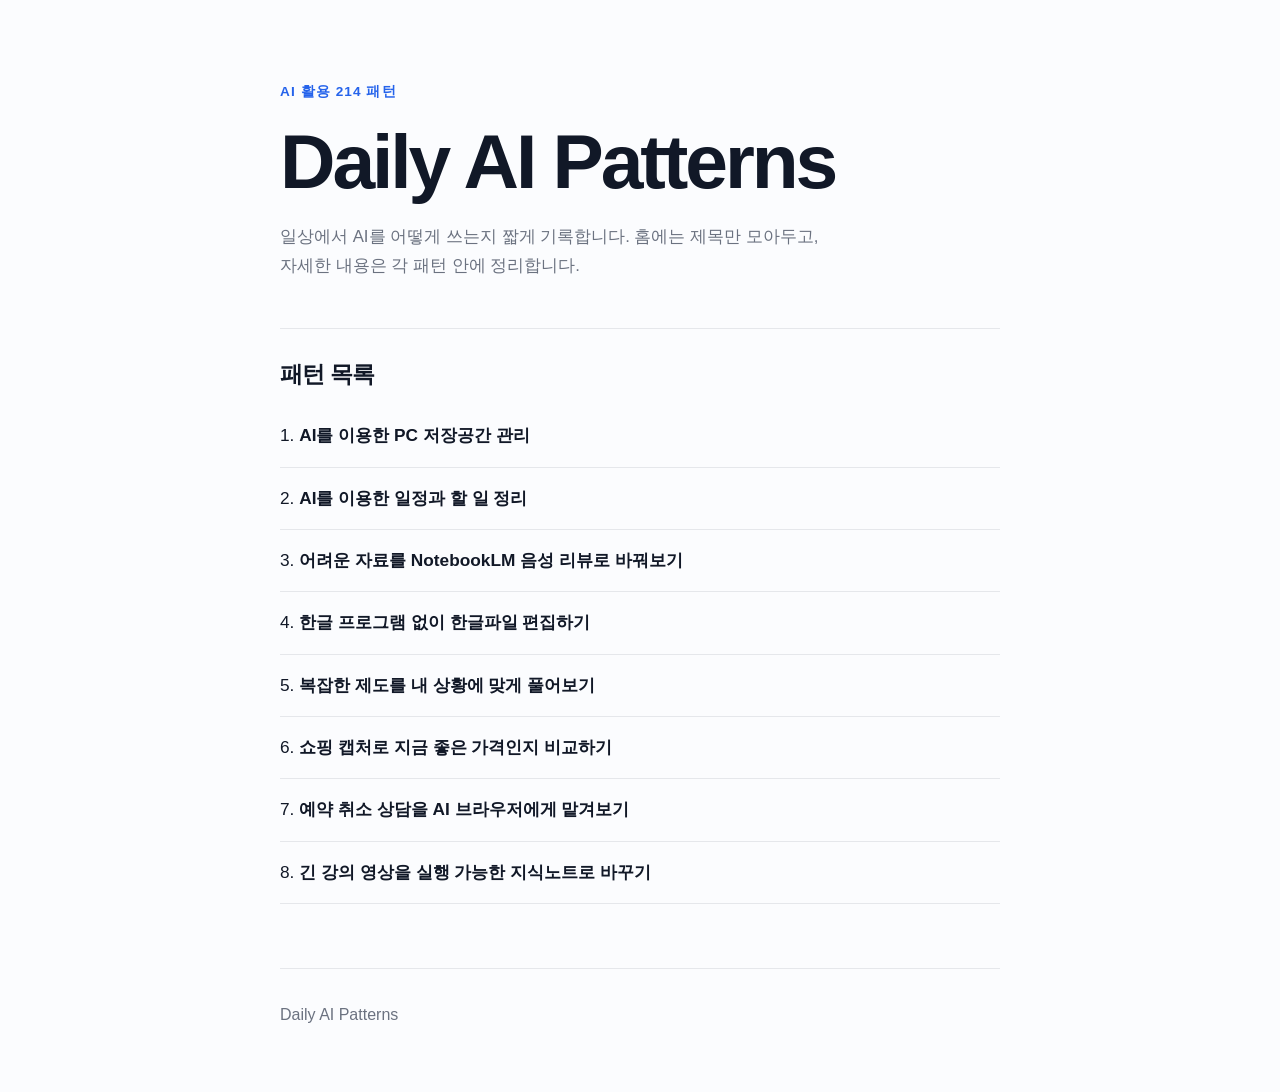
<file: index.html>
<!doctype html>
<html lang="ko">
<head>
  <meta charset="utf-8" />
  <meta name="viewport" content="width=device-width, initial-scale=1" />
  <title>Daily AI Patterns</title>
  <meta name="description" content="AI를 일상에 쓰는 짧은 패턴 모음." />
  <meta property="og:title" content="Daily AI Patterns" />
  <meta property="og:description" content="AI를 일상에 쓰는 짧은 패턴 모음" />
  <meta property="og:type" content="website" />
  <link rel="stylesheet" href="styles.css" />
</head>
<body>
  <main class="home">
    <header class="hero compact">
      <p class="eyebrow">AI 활용 214 패턴</p>
      <h1>Daily AI Patterns</h1>
      <p class="hero-copy">
        일상에서 AI를 어떻게 쓰는지 짧게 기록합니다.
        홈에는 제목만 모아두고, 자세한 내용은 각 패턴 안에 정리합니다.
      </p>
    </header>

    <section class="pattern-list" aria-label="패턴 목록">
      <h2>패턴 목록</h2>
      <ol>
        <li>
          <a href="patterns/001-storage.html">
            AI를 이용한 PC 저장공간 관리
          </a>
        </li>
        <li>
          <a href="patterns/002-schedule.html">
            AI를 이용한 일정과 할 일 정리
          </a>
        </li>
        <li>
          <a href="patterns/003-notebooklm-review.html">
            어려운 자료를 NotebookLM 음성 리뷰로 바꿔보기
          </a>
        </li>
        <li>
          <a href="patterns/004-hwp-without-hancom.html">
            한글 프로그램 없이 한글파일 편집하기
          </a>
        </li>
        <li>
          <a href="patterns/005-personalized-policy.html">
            복잡한 제도를 내 상황에 맞게 풀어보기
          </a>
        </li>
        <li>
          <a href="patterns/006-shopping-screenshot-price-check.html">
            쇼핑 캡처로 지금 좋은 가격인지 비교하기
          </a>
        </li>
        <li>
          <a href="patterns/007-ai-browser-hotel-cancel.html">
            예약 취소 상담을 AI 브라우저에게 맡겨보기
          </a>
        </li>
        <li>
          <a href="patterns/008-video-to-actionable-knowledge-note.html">
            긴 강의 영상을 실행 가능한 지식노트로 바꾸기
          </a>
        </li>
      </ol>
    </section>
  </main>

  <footer>
    <p>Daily AI Patterns</p>
  </footer>
</body>
</html>
</file>
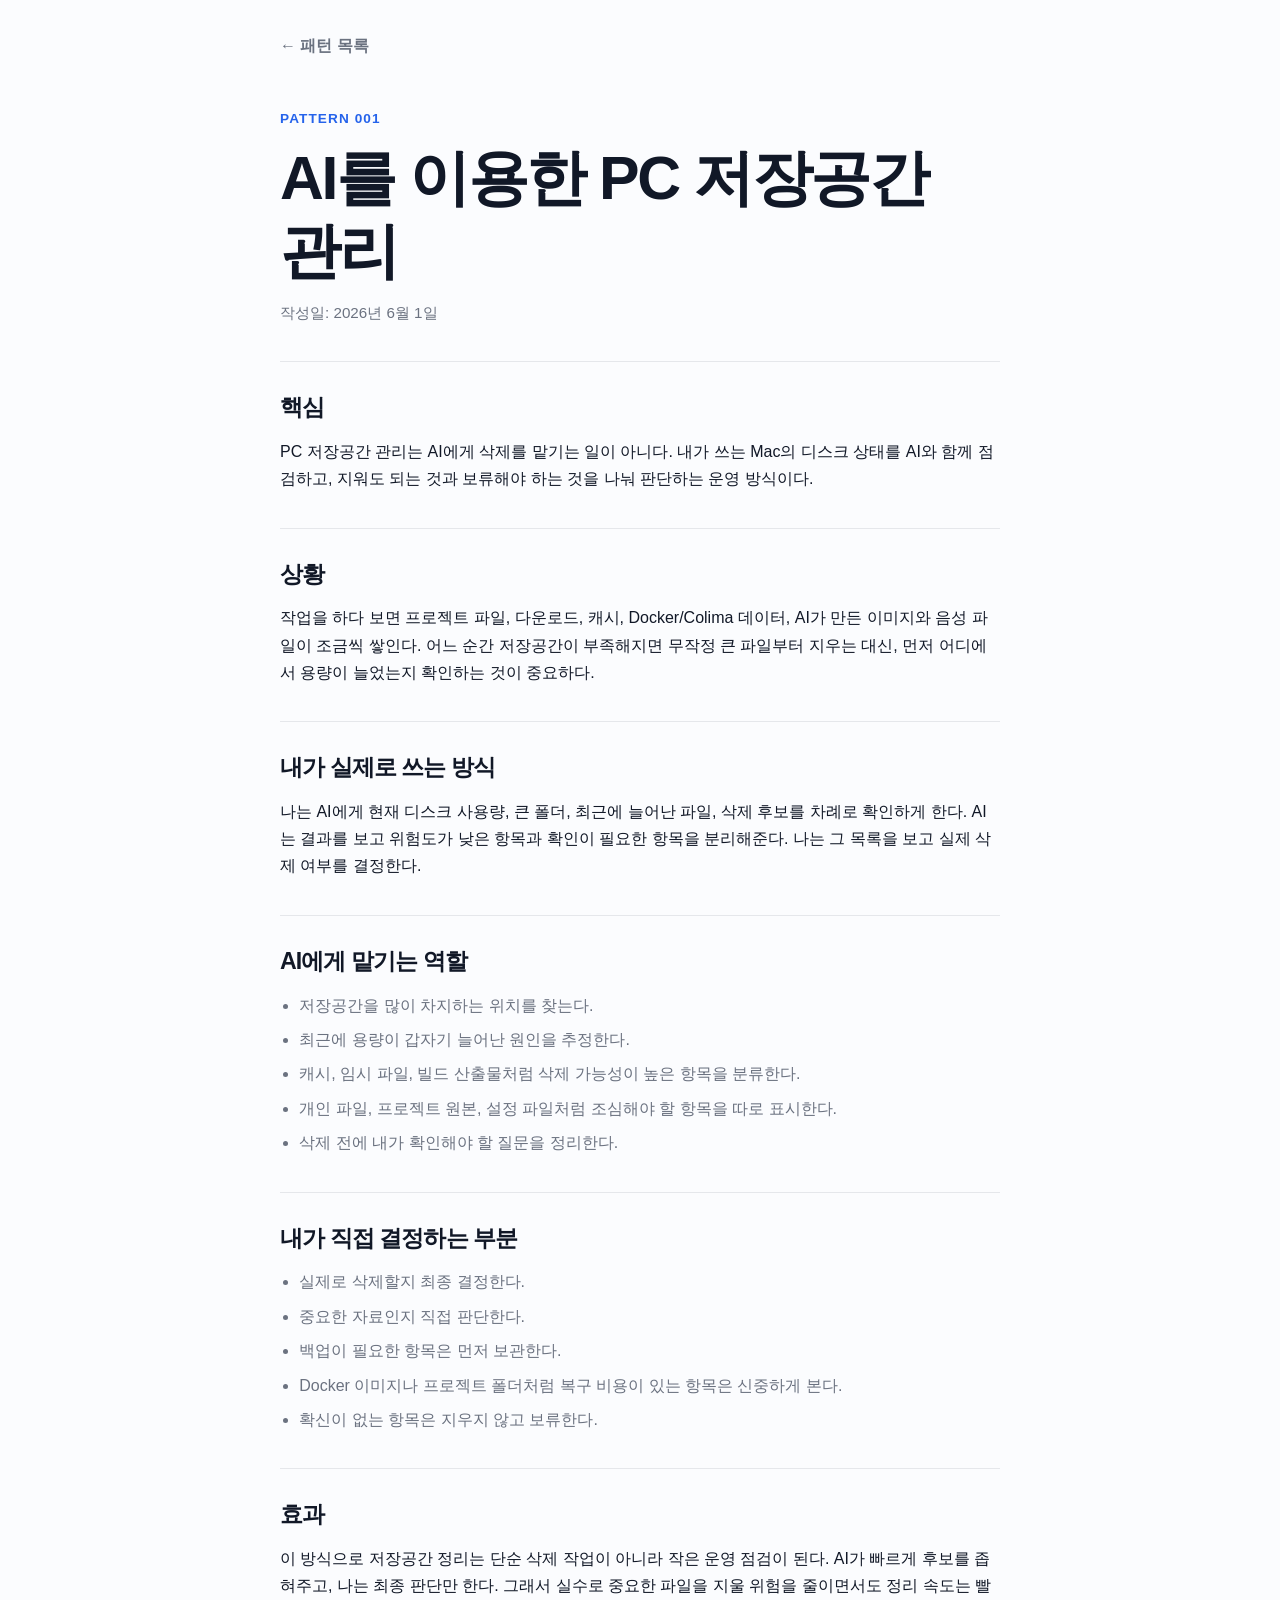
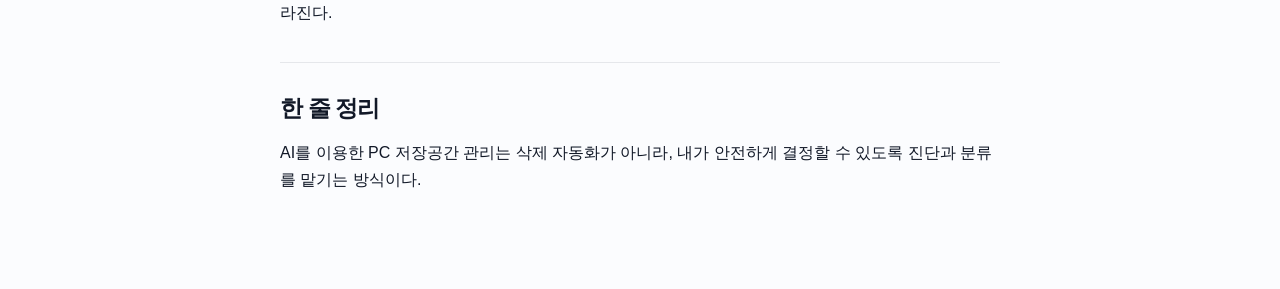
<file: patterns/001-storage.html>
<!doctype html>
<html lang="ko">
<head>
  <meta charset="utf-8" />
  <meta name="viewport" content="width=device-width, initial-scale=1" />
  <title>AI를 이용한 PC 저장공간 관리 · Daily AI Patterns</title>
  <meta name="description" content="AI와 함께 PC 저장공간을 진단하고, 삭제 전 확인을 거쳐 안전하게 정리하는 실제 운영 패턴." />
  <link rel="stylesheet" href="../styles.css" />
</head>
<body>
  <main class="article-page">
    <nav class="back-nav" aria-label="뒤로가기">
      <a href="../index.html">← 패턴 목록</a>
    </nav>

    <article class="article">
      <p class="eyebrow">Pattern 001</p>
      <h1>AI를 이용한 PC 저장공간 관리</h1>
      <p class="article-date"><time datetime="2026-06-01">작성일: 2026년 6월 1일</time></p>

      <section>
        <h2>핵심</h2>
        <p>
          PC 저장공간 관리는 AI에게 삭제를 맡기는 일이 아니다.
          내가 쓰는 Mac의 디스크 상태를 AI와 함께 점검하고,
          지워도 되는 것과 보류해야 하는 것을 나눠 판단하는 운영 방식이다.
        </p>
      </section>

      <section>
        <h2>상황</h2>
        <p>
          작업을 하다 보면 프로젝트 파일, 다운로드, 캐시, Docker/Colima 데이터,
          AI가 만든 이미지와 음성 파일이 조금씩 쌓인다.
          어느 순간 저장공간이 부족해지면 무작정 큰 파일부터 지우는 대신,
          먼저 어디에서 용량이 늘었는지 확인하는 것이 중요하다.
        </p>
      </section>

      <section>
        <h2>내가 실제로 쓰는 방식</h2>
        <p>
          나는 AI에게 현재 디스크 사용량, 큰 폴더, 최근에 늘어난 파일,
          삭제 후보를 차례로 확인하게 한다. AI는 결과를 보고 위험도가 낮은 항목과
          확인이 필요한 항목을 분리해준다. 나는 그 목록을 보고 실제 삭제 여부를 결정한다.
        </p>
      </section>

      <section>
        <h2>AI에게 맡기는 역할</h2>
        <ul>
          <li>저장공간을 많이 차지하는 위치를 찾는다.</li>
          <li>최근에 용량이 갑자기 늘어난 원인을 추정한다.</li>
          <li>캐시, 임시 파일, 빌드 산출물처럼 삭제 가능성이 높은 항목을 분류한다.</li>
          <li>개인 파일, 프로젝트 원본, 설정 파일처럼 조심해야 할 항목을 따로 표시한다.</li>
          <li>삭제 전에 내가 확인해야 할 질문을 정리한다.</li>
        </ul>
      </section>

      <section>
        <h2>내가 직접 결정하는 부분</h2>
        <ul>
          <li>실제로 삭제할지 최종 결정한다.</li>
          <li>중요한 자료인지 직접 판단한다.</li>
          <li>백업이 필요한 항목은 먼저 보관한다.</li>
          <li>Docker 이미지나 프로젝트 폴더처럼 복구 비용이 있는 항목은 신중하게 본다.</li>
          <li>확신이 없는 항목은 지우지 않고 보류한다.</li>
        </ul>
      </section>

      <section>
        <h2>효과</h2>
        <p>
          이 방식으로 저장공간 정리는 단순 삭제 작업이 아니라 작은 운영 점검이 된다.
          AI가 빠르게 후보를 좁혀주고, 나는 최종 판단만 한다.
          그래서 실수로 중요한 파일을 지울 위험을 줄이면서도 정리 속도는 빨라진다.
        </p>
      </section>

      <section>
        <h2>한 줄 정리</h2>
        <p>
          AI를 이용한 PC 저장공간 관리는 삭제 자동화가 아니라,
          내가 안전하게 결정할 수 있도록 진단과 분류를 맡기는 방식이다.
        </p>
      </section>
    </article>
  </main>
</body>
</html>
</file>
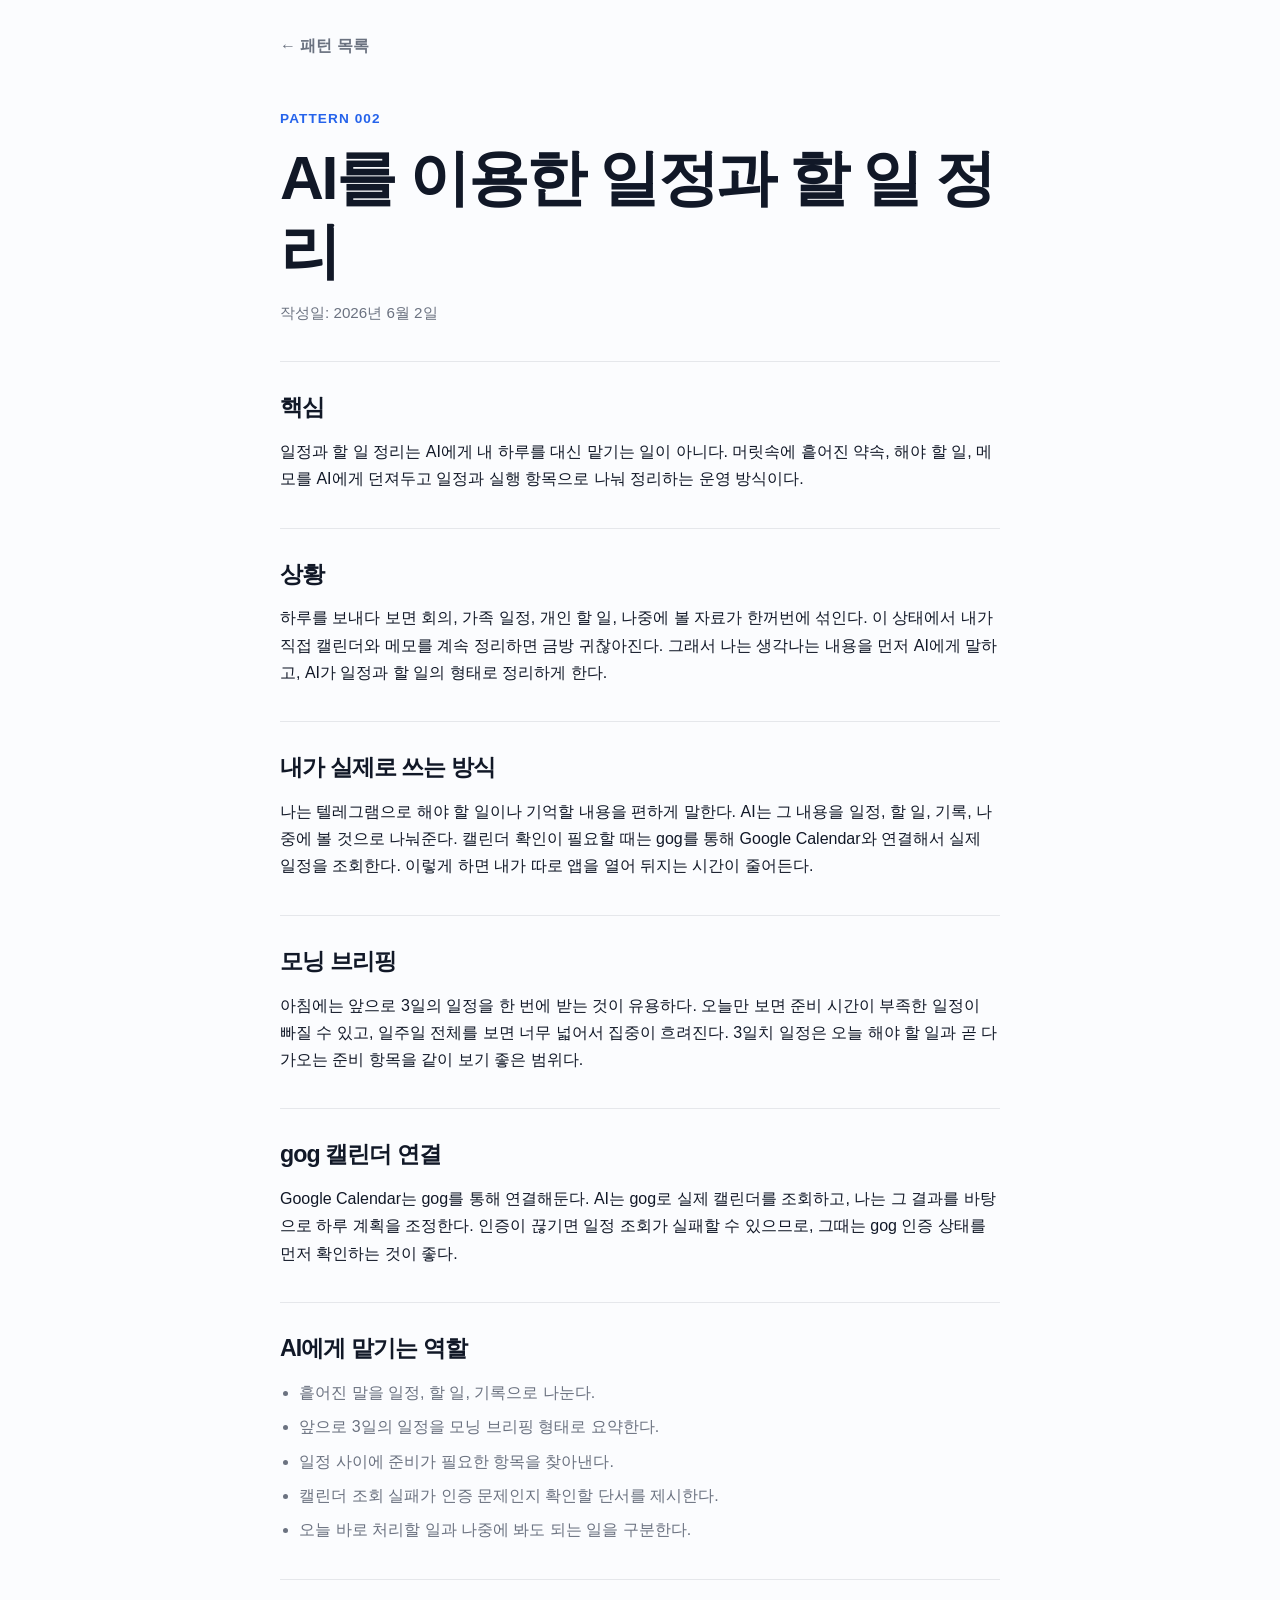
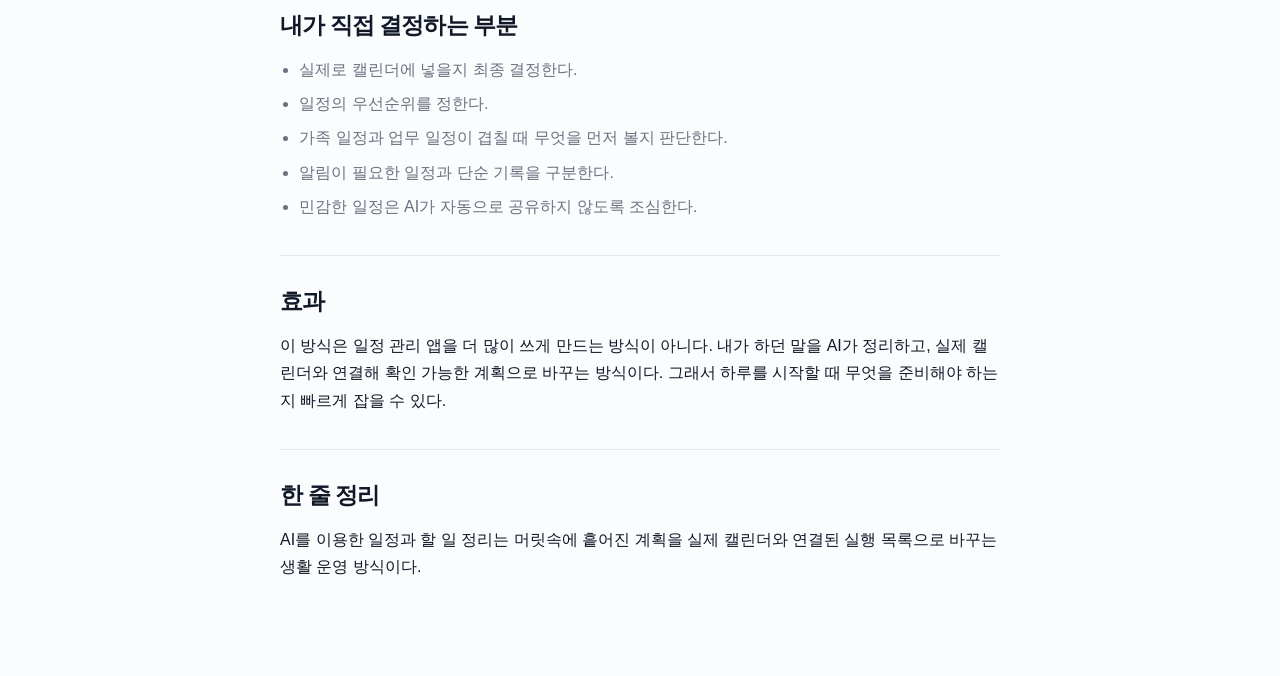
<file: patterns/002-schedule.html>
<!doctype html>
<html lang="ko">
<head>
  <meta charset="utf-8" />
  <meta name="viewport" content="width=device-width, initial-scale=1" />
  <title>AI를 이용한 일정과 할 일 정리 · Daily AI Patterns</title>
  <meta name="description" content="AI에게 일정과 할 일을 흩어진 말 그대로 맡기고, Google Calendar와 모닝 브리핑으로 운영하는 실제 패턴." />
  <link rel="stylesheet" href="../styles.css" />
</head>
<body>
  <main class="article-page">
    <nav class="back-nav" aria-label="뒤로가기">
      <a href="../index.html">← 패턴 목록</a>
    </nav>

    <article class="article">
      <p class="eyebrow">Pattern 002</p>
      <h1>AI를 이용한 일정과 할 일 정리</h1>
      <p class="article-date"><time datetime="2026-06-02">작성일: 2026년 6월 2일</time></p>

      <section>
        <h2>핵심</h2>
        <p>
          일정과 할 일 정리는 AI에게 내 하루를 대신 맡기는 일이 아니다.
          머릿속에 흩어진 약속, 해야 할 일, 메모를 AI에게 던져두고
          일정과 실행 항목으로 나눠 정리하는 운영 방식이다.
        </p>
      </section>

      <section>
        <h2>상황</h2>
        <p>
          하루를 보내다 보면 회의, 가족 일정, 개인 할 일, 나중에 볼 자료가 한꺼번에 섞인다.
          이 상태에서 내가 직접 캘린더와 메모를 계속 정리하면 금방 귀찮아진다.
          그래서 나는 생각나는 내용을 먼저 AI에게 말하고, AI가 일정과 할 일의 형태로 정리하게 한다.
        </p>
      </section>

      <section>
        <h2>내가 실제로 쓰는 방식</h2>
        <p>
          나는 텔레그램으로 해야 할 일이나 기억할 내용을 편하게 말한다.
          AI는 그 내용을 일정, 할 일, 기록, 나중에 볼 것으로 나눠준다.
          캘린더 확인이 필요할 때는 gog를 통해 Google Calendar와 연결해서 실제 일정을 조회한다.
          이렇게 하면 내가 따로 앱을 열어 뒤지는 시간이 줄어든다.
        </p>
      </section>

      <section>
        <h2>모닝 브리핑</h2>
        <p>
          아침에는 앞으로 3일의 일정을 한 번에 받는 것이 유용하다.
          오늘만 보면 준비 시간이 부족한 일정이 빠질 수 있고,
          일주일 전체를 보면 너무 넓어서 집중이 흐려진다.
          3일치 일정은 오늘 해야 할 일과 곧 다가오는 준비 항목을 같이 보기 좋은 범위다.
        </p>
      </section>

      <section>
        <h2>gog 캘린더 연결</h2>
        <p>
          Google Calendar는 gog를 통해 연결해둔다.
          AI는 gog로 실제 캘린더를 조회하고, 나는 그 결과를 바탕으로 하루 계획을 조정한다.
          인증이 끊기면 일정 조회가 실패할 수 있으므로, 그때는 gog 인증 상태를 먼저 확인하는 것이 좋다.
        </p>
      </section>

      <section>
        <h2>AI에게 맡기는 역할</h2>
        <ul>
          <li>흩어진 말을 일정, 할 일, 기록으로 나눈다.</li>
          <li>앞으로 3일의 일정을 모닝 브리핑 형태로 요약한다.</li>
          <li>일정 사이에 준비가 필요한 항목을 찾아낸다.</li>
          <li>캘린더 조회 실패가 인증 문제인지 확인할 단서를 제시한다.</li>
          <li>오늘 바로 처리할 일과 나중에 봐도 되는 일을 구분한다.</li>
        </ul>
      </section>

      <section>
        <h2>내가 직접 결정하는 부분</h2>
        <ul>
          <li>실제로 캘린더에 넣을지 최종 결정한다.</li>
          <li>일정의 우선순위를 정한다.</li>
          <li>가족 일정과 업무 일정이 겹칠 때 무엇을 먼저 볼지 판단한다.</li>
          <li>알림이 필요한 일정과 단순 기록을 구분한다.</li>
          <li>민감한 일정은 AI가 자동으로 공유하지 않도록 조심한다.</li>
        </ul>
      </section>

      <section>
        <h2>효과</h2>
        <p>
          이 방식은 일정 관리 앱을 더 많이 쓰게 만드는 방식이 아니다.
          내가 하던 말을 AI가 정리하고, 실제 캘린더와 연결해 확인 가능한 계획으로 바꾸는 방식이다.
          그래서 하루를 시작할 때 무엇을 준비해야 하는지 빠르게 잡을 수 있다.
        </p>
      </section>

      <section>
        <h2>한 줄 정리</h2>
        <p>
          AI를 이용한 일정과 할 일 정리는 머릿속에 흩어진 계획을
          실제 캘린더와 연결된 실행 목록으로 바꾸는 생활 운영 방식이다.
        </p>
      </section>
    </article>
  </main>
</body>
</html>
</file>
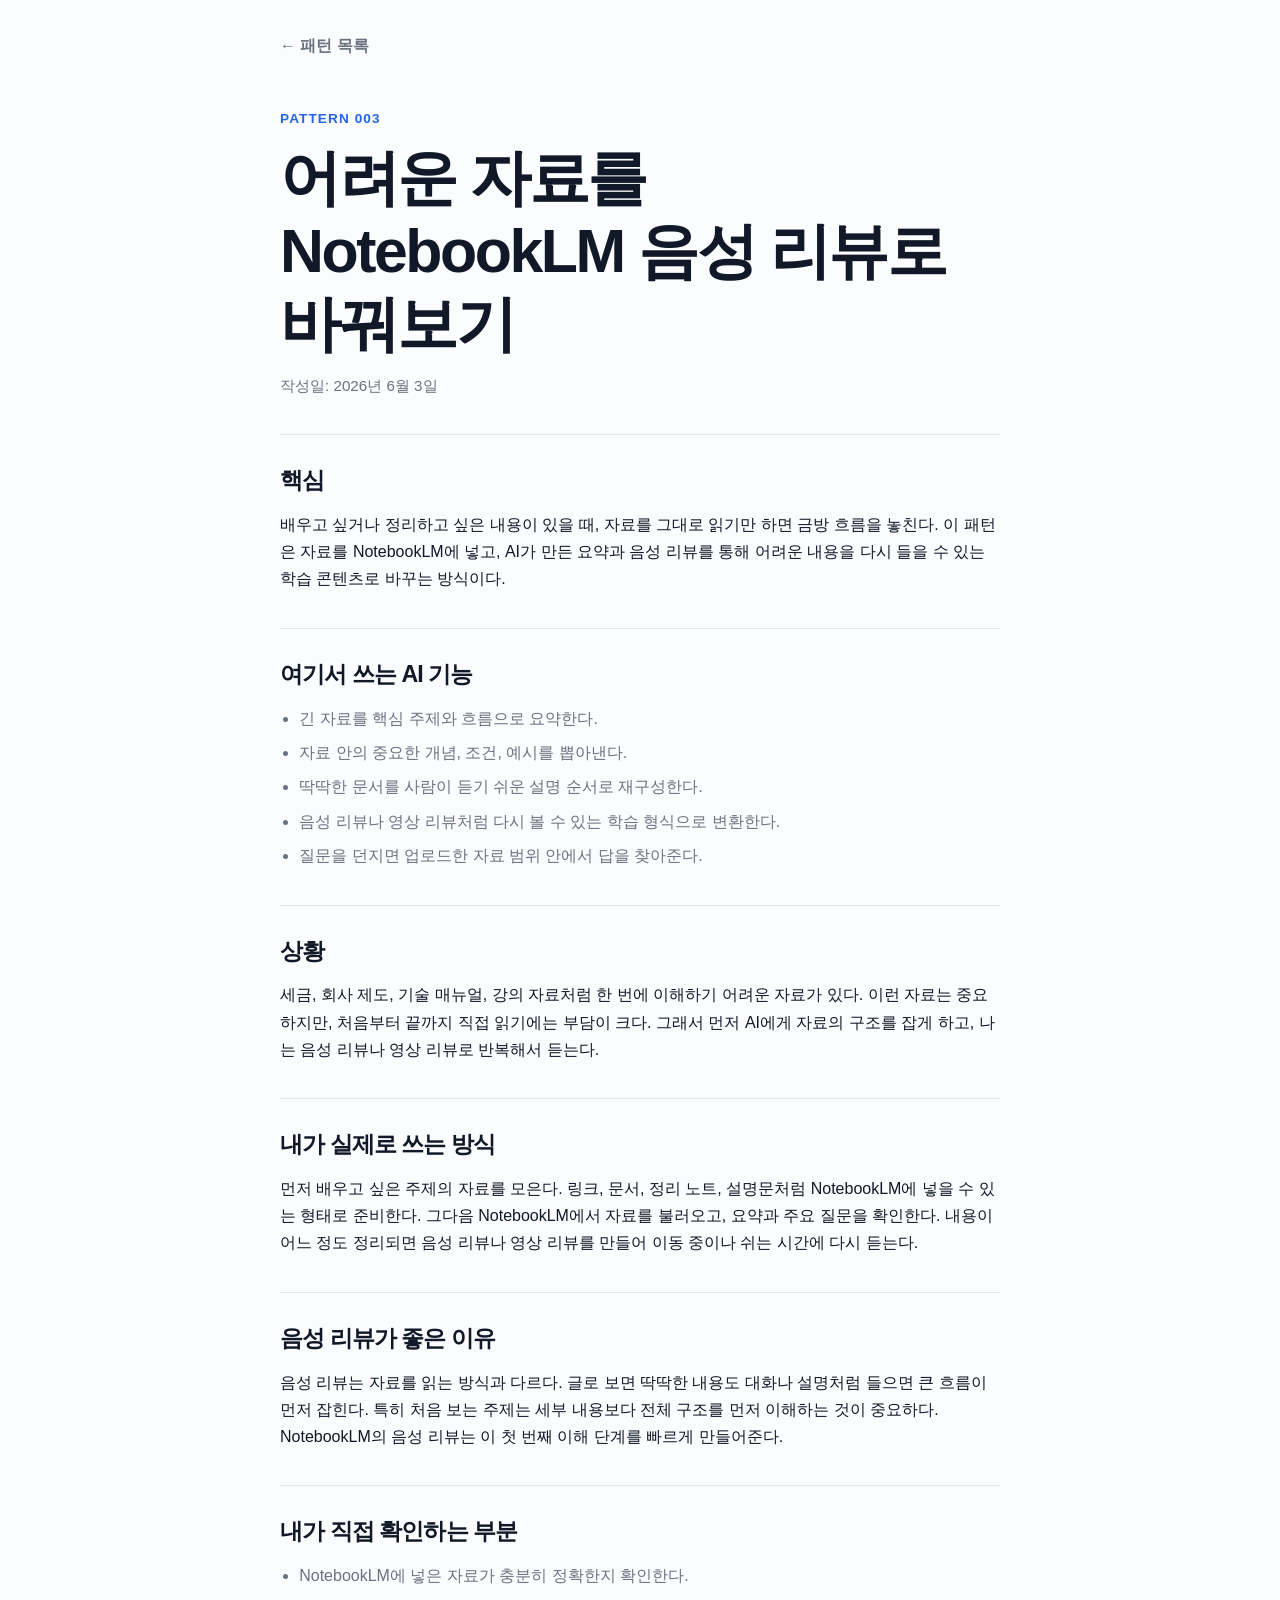
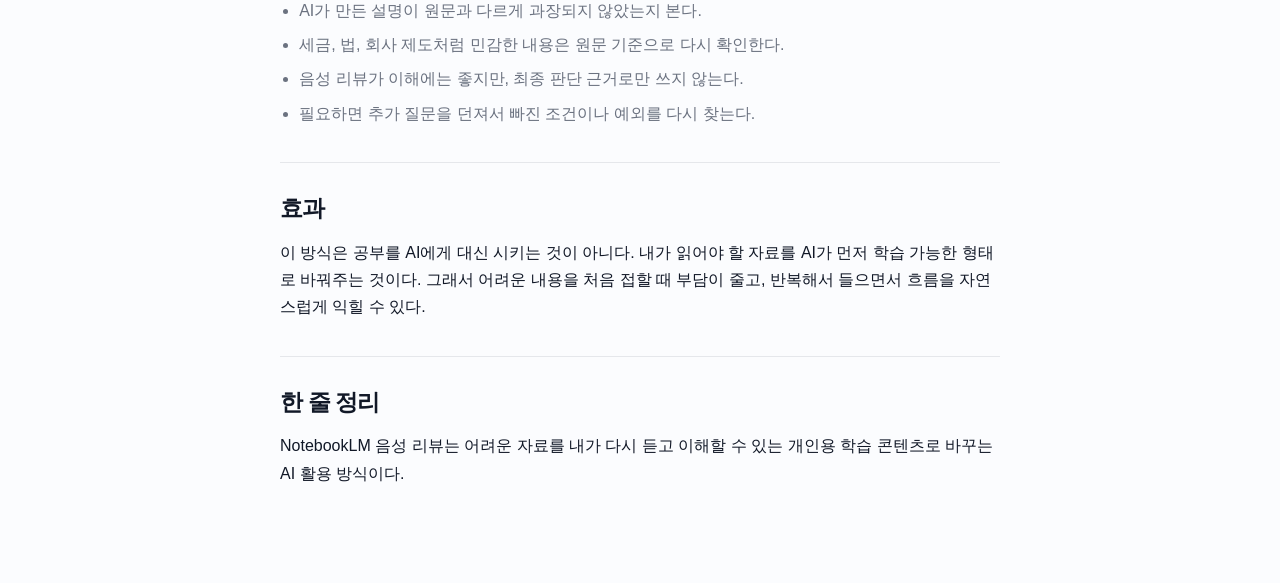
<file: patterns/003-notebooklm-review.html>
<!doctype html>
<html lang="ko">
<head>
  <meta charset="utf-8" />
  <meta name="viewport" content="width=device-width, initial-scale=1" />
  <title>어려운 자료를 NotebookLM 음성 리뷰로 바꿔보기 · Daily AI Patterns</title>
  <meta name="description" content="배우고 싶거나 정리하고 싶은 자료를 NotebookLM에 넣고, 요약과 음성 리뷰로 다시 학습하는 실제 AI 활용 패턴." />
  <link rel="stylesheet" href="../styles.css" />
</head>
<body>
  <main class="article-page">
    <nav class="back-nav" aria-label="뒤로가기">
      <a href="../index.html">← 패턴 목록</a>
    </nav>

    <article class="article">
      <p class="eyebrow">Pattern 003</p>
      <h1>어려운 자료를 NotebookLM 음성 리뷰로 바꿔보기</h1>
      <p class="article-date"><time datetime="2026-06-03">작성일: 2026년 6월 3일</time></p>

      <section>
        <h2>핵심</h2>
        <p>
          배우고 싶거나 정리하고 싶은 내용이 있을 때, 자료를 그대로 읽기만 하면 금방 흐름을 놓친다.
          이 패턴은 자료를 NotebookLM에 넣고, AI가 만든 요약과 음성 리뷰를 통해
          어려운 내용을 다시 들을 수 있는 학습 콘텐츠로 바꾸는 방식이다.
        </p>
      </section>

      <section>
        <h2>여기서 쓰는 AI 기능</h2>
        <ul>
          <li>긴 자료를 핵심 주제와 흐름으로 요약한다.</li>
          <li>자료 안의 중요한 개념, 조건, 예시를 뽑아낸다.</li>
          <li>딱딱한 문서를 사람이 듣기 쉬운 설명 순서로 재구성한다.</li>
          <li>음성 리뷰나 영상 리뷰처럼 다시 볼 수 있는 학습 형식으로 변환한다.</li>
          <li>질문을 던지면 업로드한 자료 범위 안에서 답을 찾아준다.</li>
        </ul>
      </section>

      <section>
        <h2>상황</h2>
        <p>
          세금, 회사 제도, 기술 매뉴얼, 강의 자료처럼 한 번에 이해하기 어려운 자료가 있다.
          이런 자료는 중요하지만, 처음부터 끝까지 직접 읽기에는 부담이 크다.
          그래서 먼저 AI에게 자료의 구조를 잡게 하고, 나는 음성 리뷰나 영상 리뷰로 반복해서 듣는다.
        </p>
      </section>

      <section>
        <h2>내가 실제로 쓰는 방식</h2>
        <p>
          먼저 배우고 싶은 주제의 자료를 모은다. 링크, 문서, 정리 노트, 설명문처럼
          NotebookLM에 넣을 수 있는 형태로 준비한다. 그다음 NotebookLM에서 자료를 불러오고,
          요약과 주요 질문을 확인한다. 내용이 어느 정도 정리되면 음성 리뷰나 영상 리뷰를 만들어
          이동 중이나 쉬는 시간에 다시 듣는다.
        </p>
      </section>

      <section>
        <h2>음성 리뷰가 좋은 이유</h2>
        <p>
          음성 리뷰는 자료를 읽는 방식과 다르다. 글로 보면 딱딱한 내용도 대화나 설명처럼 들으면
          큰 흐름이 먼저 잡힌다. 특히 처음 보는 주제는 세부 내용보다 전체 구조를 먼저 이해하는 것이 중요하다.
          NotebookLM의 음성 리뷰는 이 첫 번째 이해 단계를 빠르게 만들어준다.
        </p>
      </section>

      <section>
        <h2>내가 직접 확인하는 부분</h2>
        <ul>
          <li>NotebookLM에 넣은 자료가 충분히 정확한지 확인한다.</li>
          <li>AI가 만든 설명이 원문과 다르게 과장되지 않았는지 본다.</li>
          <li>세금, 법, 회사 제도처럼 민감한 내용은 원문 기준으로 다시 확인한다.</li>
          <li>음성 리뷰가 이해에는 좋지만, 최종 판단 근거로만 쓰지 않는다.</li>
          <li>필요하면 추가 질문을 던져서 빠진 조건이나 예외를 다시 찾는다.</li>
        </ul>
      </section>

      <section>
        <h2>효과</h2>
        <p>
          이 방식은 공부를 AI에게 대신 시키는 것이 아니다.
          내가 읽어야 할 자료를 AI가 먼저 학습 가능한 형태로 바꿔주는 것이다.
          그래서 어려운 내용을 처음 접할 때 부담이 줄고, 반복해서 들으면서 흐름을 자연스럽게 익힐 수 있다.
        </p>
      </section>

      <section>
        <h2>한 줄 정리</h2>
        <p>
          NotebookLM 음성 리뷰는 어려운 자료를 내가 다시 듣고 이해할 수 있는
          개인용 학습 콘텐츠로 바꾸는 AI 활용 방식이다.
        </p>
      </section>
    </article>
  </main>
</body>
</html>
</file>
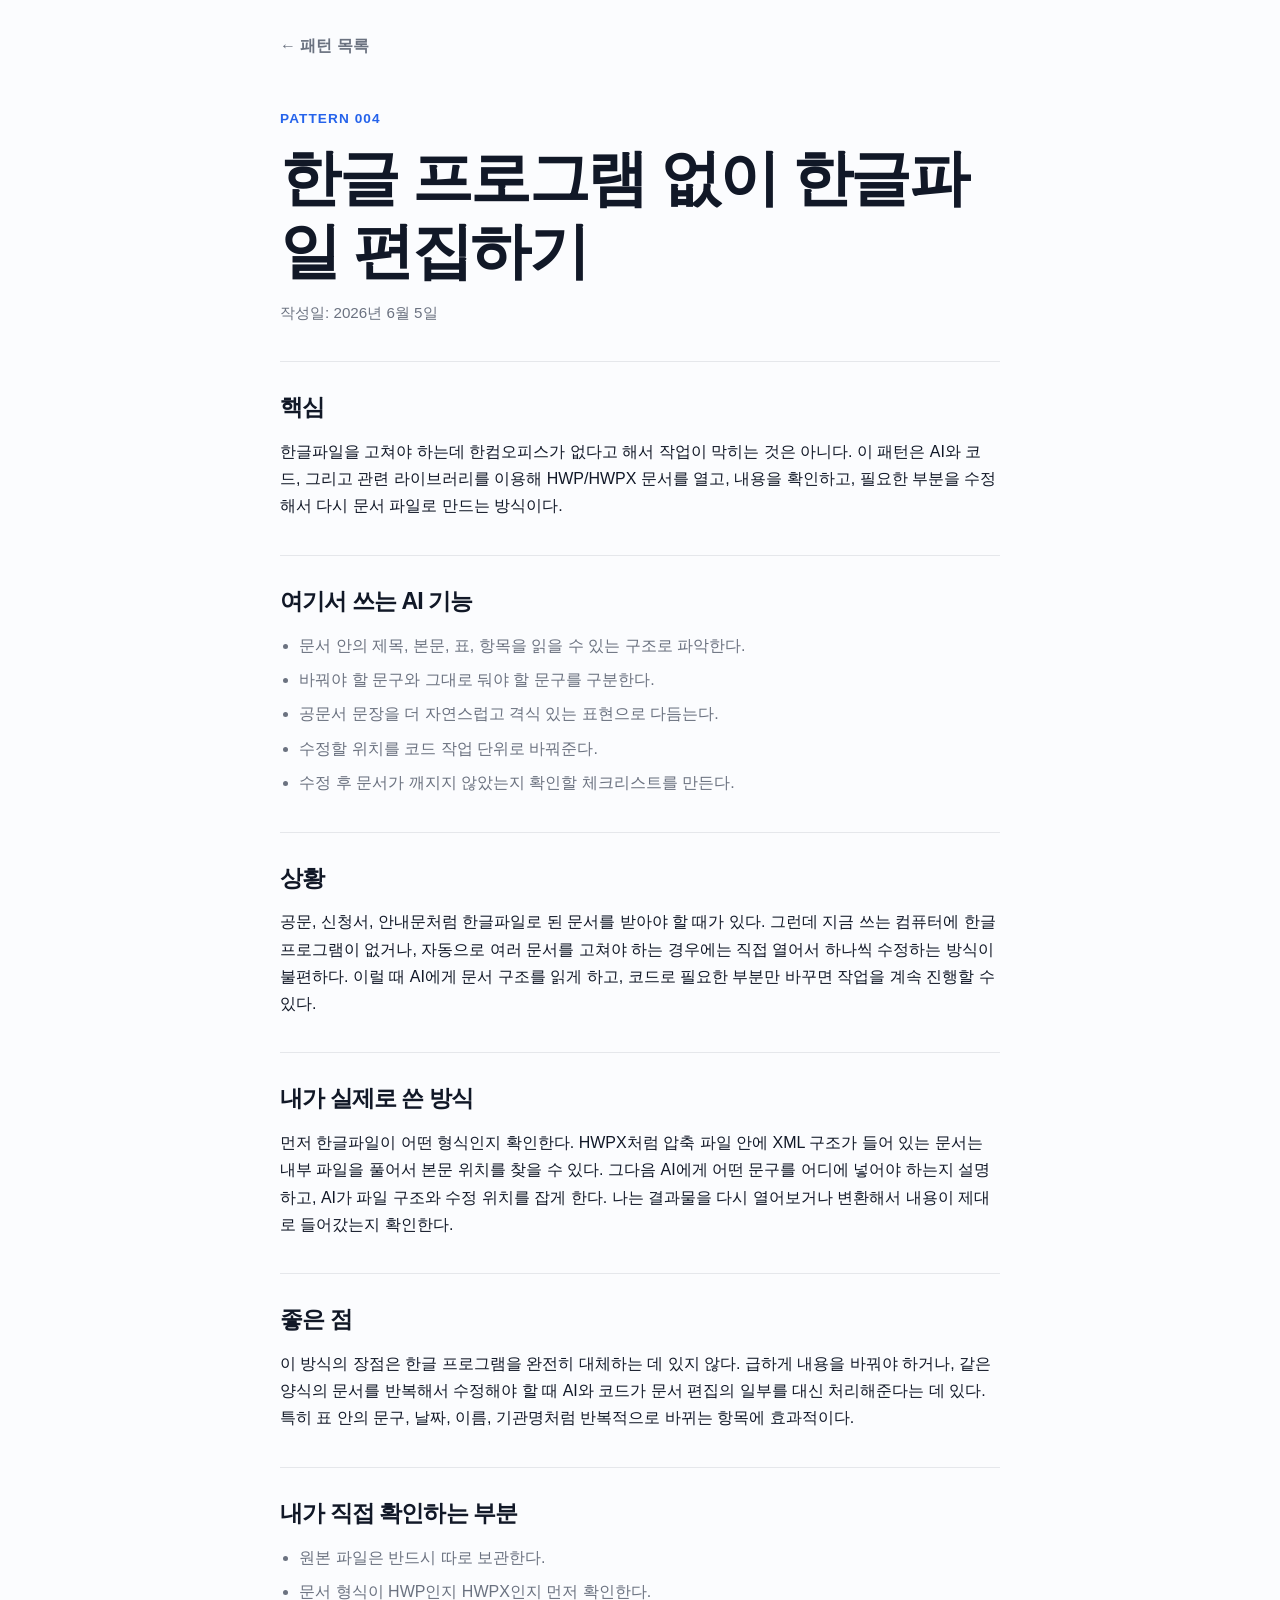
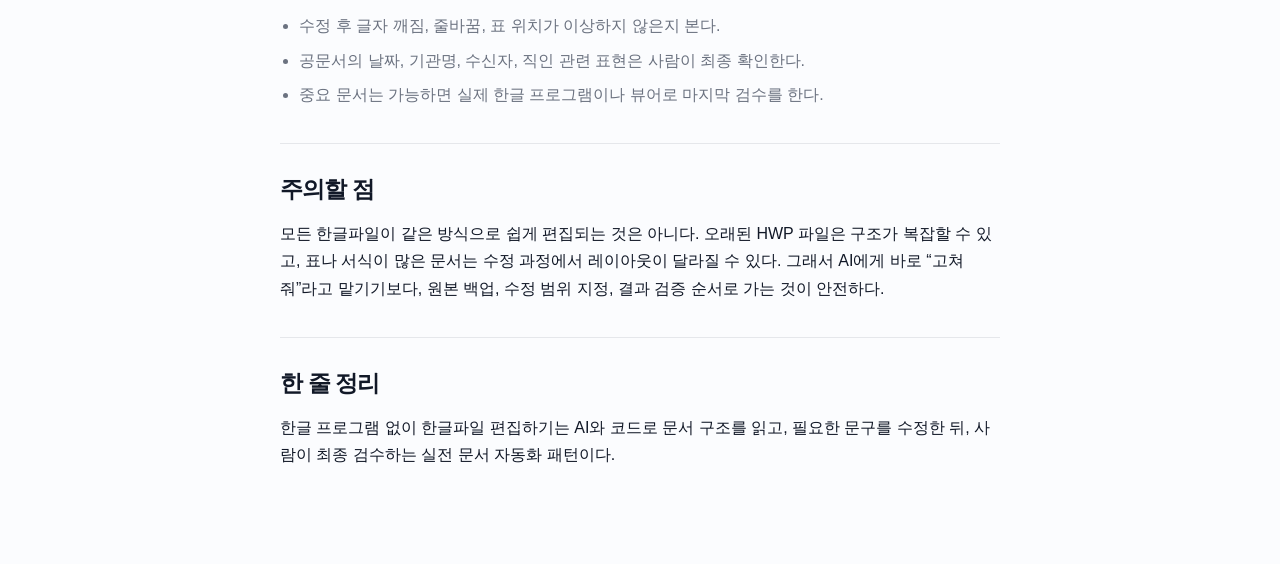
<file: patterns/004-hwp-without-hancom.html>
<!doctype html>
<html lang="ko">
<head>
  <meta charset="utf-8" />
  <meta name="viewport" content="width=device-width, initial-scale=1" />
  <title>한글 프로그램 없이 한글파일 편집하기 · Daily AI Patterns</title>
  <meta name="description" content="한컴오피스가 없어도 AI와 코드로 HWP/HWPX 한글파일을 읽고, 고치고, 다시 작성하는 실제 AI 활용 패턴." />
  <link rel="stylesheet" href="../styles.css" />
</head>
<body>
  <main class="article-page">
    <nav class="back-nav" aria-label="뒤로가기">
      <a href="../index.html">← 패턴 목록</a>
    </nav>

    <article class="article">
      <p class="eyebrow">Pattern 004</p>
      <h1>한글 프로그램 없이 한글파일 편집하기</h1>
      <p class="article-date"><time datetime="2026-06-05">작성일: 2026년 6월 5일</time></p>

      <section>
        <h2>핵심</h2>
        <p>
          한글파일을 고쳐야 하는데 한컴오피스가 없다고 해서 작업이 막히는 것은 아니다.
          이 패턴은 AI와 코드, 그리고 관련 라이브러리를 이용해 HWP/HWPX 문서를 열고,
          내용을 확인하고, 필요한 부분을 수정해서 다시 문서 파일로 만드는 방식이다.
        </p>
      </section>

      <section>
        <h2>여기서 쓰는 AI 기능</h2>
        <ul>
          <li>문서 안의 제목, 본문, 표, 항목을 읽을 수 있는 구조로 파악한다.</li>
          <li>바꿔야 할 문구와 그대로 둬야 할 문구를 구분한다.</li>
          <li>공문서 문장을 더 자연스럽고 격식 있는 표현으로 다듬는다.</li>
          <li>수정할 위치를 코드 작업 단위로 바꿔준다.</li>
          <li>수정 후 문서가 깨지지 않았는지 확인할 체크리스트를 만든다.</li>
        </ul>
      </section>

      <section>
        <h2>상황</h2>
        <p>
          공문, 신청서, 안내문처럼 한글파일로 된 문서를 받아야 할 때가 있다.
          그런데 지금 쓰는 컴퓨터에 한글 프로그램이 없거나, 자동으로 여러 문서를 고쳐야 하는 경우에는
          직접 열어서 하나씩 수정하는 방식이 불편하다. 이럴 때 AI에게 문서 구조를 읽게 하고,
          코드로 필요한 부분만 바꾸면 작업을 계속 진행할 수 있다.
        </p>
      </section>

      <section>
        <h2>내가 실제로 쓴 방식</h2>
        <p>
          먼저 한글파일이 어떤 형식인지 확인한다. HWPX처럼 압축 파일 안에 XML 구조가 들어 있는 문서는
          내부 파일을 풀어서 본문 위치를 찾을 수 있다. 그다음 AI에게 어떤 문구를 어디에 넣어야 하는지 설명하고,
          AI가 파일 구조와 수정 위치를 잡게 한다. 나는 결과물을 다시 열어보거나 변환해서 내용이 제대로 들어갔는지 확인한다.
        </p>
      </section>

      <section>
        <h2>좋은 점</h2>
        <p>
          이 방식의 장점은 한글 프로그램을 완전히 대체하는 데 있지 않다.
          급하게 내용을 바꿔야 하거나, 같은 양식의 문서를 반복해서 수정해야 할 때
          AI와 코드가 문서 편집의 일부를 대신 처리해준다는 데 있다.
          특히 표 안의 문구, 날짜, 이름, 기관명처럼 반복적으로 바뀌는 항목에 효과적이다.
        </p>
      </section>

      <section>
        <h2>내가 직접 확인하는 부분</h2>
        <ul>
          <li>원본 파일은 반드시 따로 보관한다.</li>
          <li>문서 형식이 HWP인지 HWPX인지 먼저 확인한다.</li>
          <li>수정 후 글자 깨짐, 줄바꿈, 표 위치가 이상하지 않은지 본다.</li>
          <li>공문서의 날짜, 기관명, 수신자, 직인 관련 표현은 사람이 최종 확인한다.</li>
          <li>중요 문서는 가능하면 실제 한글 프로그램이나 뷰어로 마지막 검수를 한다.</li>
        </ul>
      </section>

      <section>
        <h2>주의할 점</h2>
        <p>
          모든 한글파일이 같은 방식으로 쉽게 편집되는 것은 아니다.
          오래된 HWP 파일은 구조가 복잡할 수 있고, 표나 서식이 많은 문서는 수정 과정에서 레이아웃이 달라질 수 있다.
          그래서 AI에게 바로 “고쳐줘”라고 맡기기보다, 원본 백업, 수정 범위 지정, 결과 검증 순서로 가는 것이 안전하다.
        </p>
      </section>

      <section>
        <h2>한 줄 정리</h2>
        <p>
          한글 프로그램 없이 한글파일 편집하기는 AI와 코드로 문서 구조를 읽고,
          필요한 문구를 수정한 뒤, 사람이 최종 검수하는 실전 문서 자동화 패턴이다.
        </p>
      </section>
    </article>
  </main>
</body>
</html>
</file>
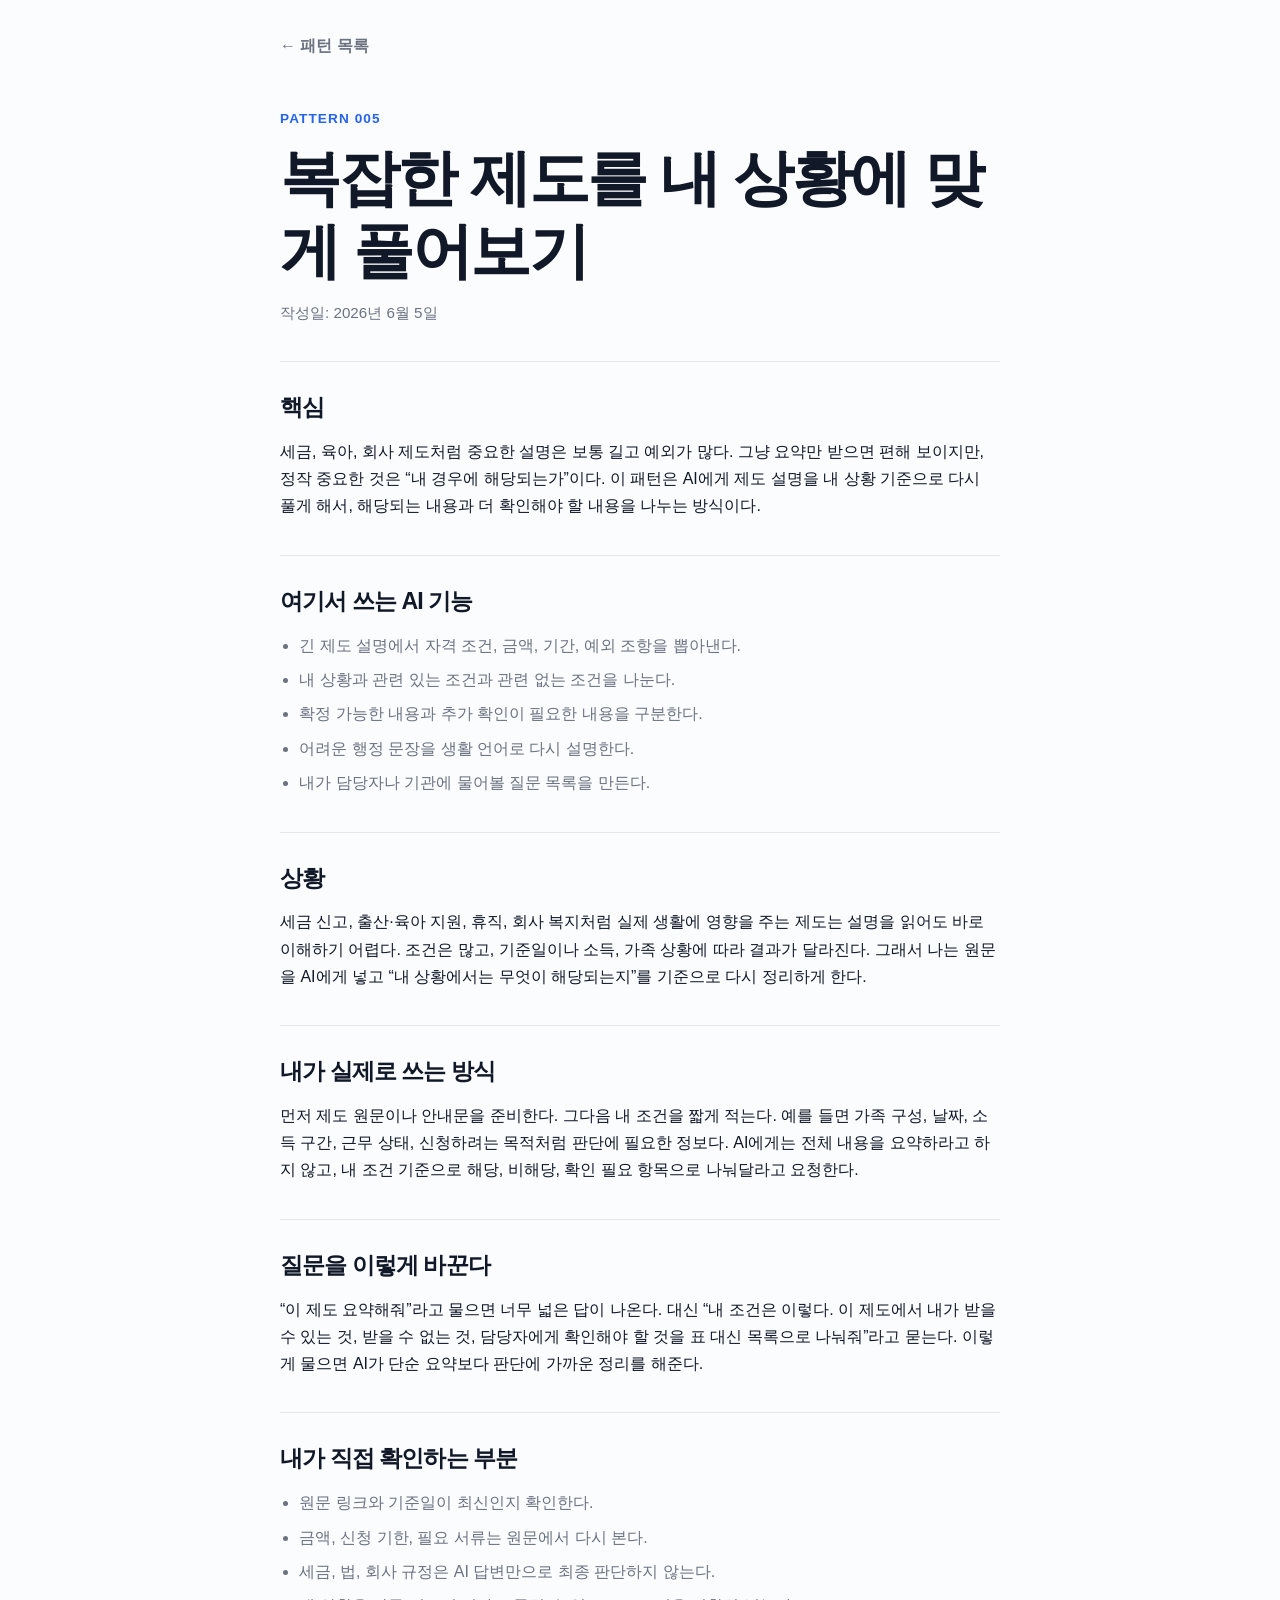
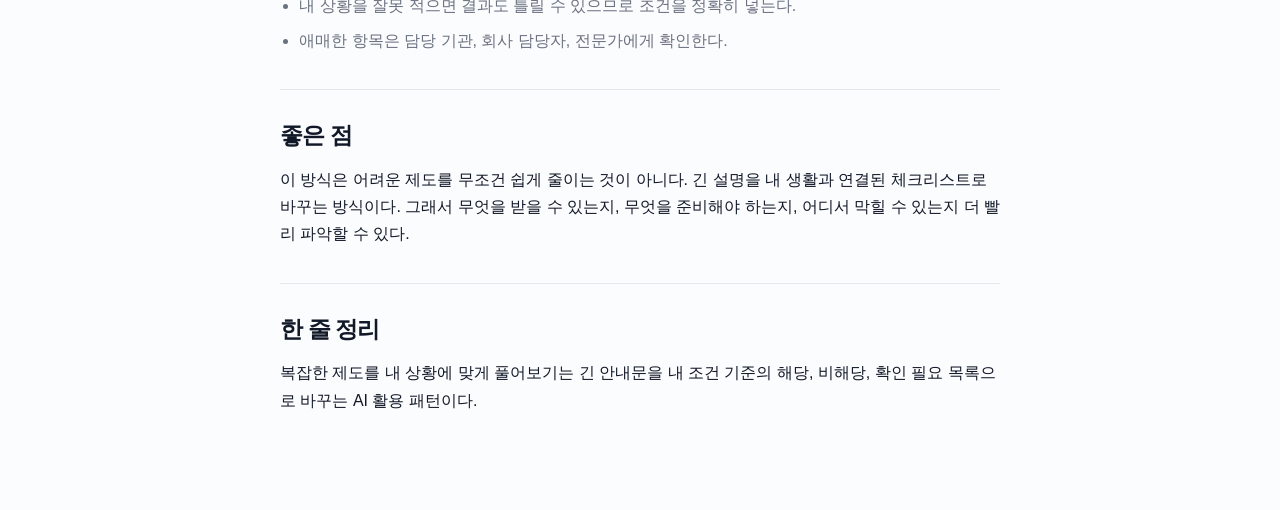
<file: patterns/005-personalized-policy.html>
<!doctype html>
<html lang="ko">
<head>
  <meta charset="utf-8" />
  <meta name="viewport" content="width=device-width, initial-scale=1" />
  <title>복잡한 제도를 내 상황에 맞게 풀어보기 · Daily AI Patterns</title>
  <meta name="description" content="세금, 육아, 회사 제도처럼 조건이 많은 설명을 AI에게 내 상황 기준으로 다시 해석하게 하는 실제 AI 활용 패턴." />
  <link rel="stylesheet" href="../styles.css" />
</head>
<body>
  <main class="article-page">
    <nav class="back-nav" aria-label="뒤로가기">
      <a href="../index.html">← 패턴 목록</a>
    </nav>

    <article class="article">
      <p class="eyebrow">Pattern 005</p>
      <h1>복잡한 제도를 내 상황에 맞게 풀어보기</h1>
      <p class="article-date"><time datetime="2026-06-05">작성일: 2026년 6월 5일</time></p>

      <section>
        <h2>핵심</h2>
        <p>
          세금, 육아, 회사 제도처럼 중요한 설명은 보통 길고 예외가 많다.
          그냥 요약만 받으면 편해 보이지만, 정작 중요한 것은 “내 경우에 해당되는가”이다.
          이 패턴은 AI에게 제도 설명을 내 상황 기준으로 다시 풀게 해서,
          해당되는 내용과 더 확인해야 할 내용을 나누는 방식이다.
        </p>
      </section>

      <section>
        <h2>여기서 쓰는 AI 기능</h2>
        <ul>
          <li>긴 제도 설명에서 자격 조건, 금액, 기간, 예외 조항을 뽑아낸다.</li>
          <li>내 상황과 관련 있는 조건과 관련 없는 조건을 나눈다.</li>
          <li>확정 가능한 내용과 추가 확인이 필요한 내용을 구분한다.</li>
          <li>어려운 행정 문장을 생활 언어로 다시 설명한다.</li>
          <li>내가 담당자나 기관에 물어볼 질문 목록을 만든다.</li>
        </ul>
      </section>

      <section>
        <h2>상황</h2>
        <p>
          세금 신고, 출산·육아 지원, 휴직, 회사 복지처럼 실제 생활에 영향을 주는 제도는
          설명을 읽어도 바로 이해하기 어렵다. 조건은 많고, 기준일이나 소득, 가족 상황에 따라 결과가 달라진다.
          그래서 나는 원문을 AI에게 넣고 “내 상황에서는 무엇이 해당되는지”를 기준으로 다시 정리하게 한다.
        </p>
      </section>

      <section>
        <h2>내가 실제로 쓰는 방식</h2>
        <p>
          먼저 제도 원문이나 안내문을 준비한다. 그다음 내 조건을 짧게 적는다.
          예를 들면 가족 구성, 날짜, 소득 구간, 근무 상태, 신청하려는 목적처럼 판단에 필요한 정보다.
          AI에게는 전체 내용을 요약하라고 하지 않고, 내 조건 기준으로 해당, 비해당, 확인 필요 항목으로 나눠달라고 요청한다.
        </p>
      </section>

      <section>
        <h2>질문을 이렇게 바꾼다</h2>
        <p>
          “이 제도 요약해줘”라고 물으면 너무 넓은 답이 나온다.
          대신 “내 조건은 이렇다. 이 제도에서 내가 받을 수 있는 것, 받을 수 없는 것,
          담당자에게 확인해야 할 것을 표 대신 목록으로 나눠줘”라고 묻는다.
          이렇게 물으면 AI가 단순 요약보다 판단에 가까운 정리를 해준다.
        </p>
      </section>

      <section>
        <h2>내가 직접 확인하는 부분</h2>
        <ul>
          <li>원문 링크와 기준일이 최신인지 확인한다.</li>
          <li>금액, 신청 기한, 필요 서류는 원문에서 다시 본다.</li>
          <li>세금, 법, 회사 규정은 AI 답변만으로 최종 판단하지 않는다.</li>
          <li>내 상황을 잘못 적으면 결과도 틀릴 수 있으므로 조건을 정확히 넣는다.</li>
          <li>애매한 항목은 담당 기관, 회사 담당자, 전문가에게 확인한다.</li>
        </ul>
      </section>

      <section>
        <h2>좋은 점</h2>
        <p>
          이 방식은 어려운 제도를 무조건 쉽게 줄이는 것이 아니다.
          긴 설명을 내 생활과 연결된 체크리스트로 바꾸는 방식이다.
          그래서 무엇을 받을 수 있는지, 무엇을 준비해야 하는지,
          어디서 막힐 수 있는지 더 빨리 파악할 수 있다.
        </p>
      </section>

      <section>
        <h2>한 줄 정리</h2>
        <p>
          복잡한 제도를 내 상황에 맞게 풀어보기는 긴 안내문을
          내 조건 기준의 해당, 비해당, 확인 필요 목록으로 바꾸는 AI 활용 패턴이다.
        </p>
      </section>
    </article>
  </main>
</body>
</html>
</file>
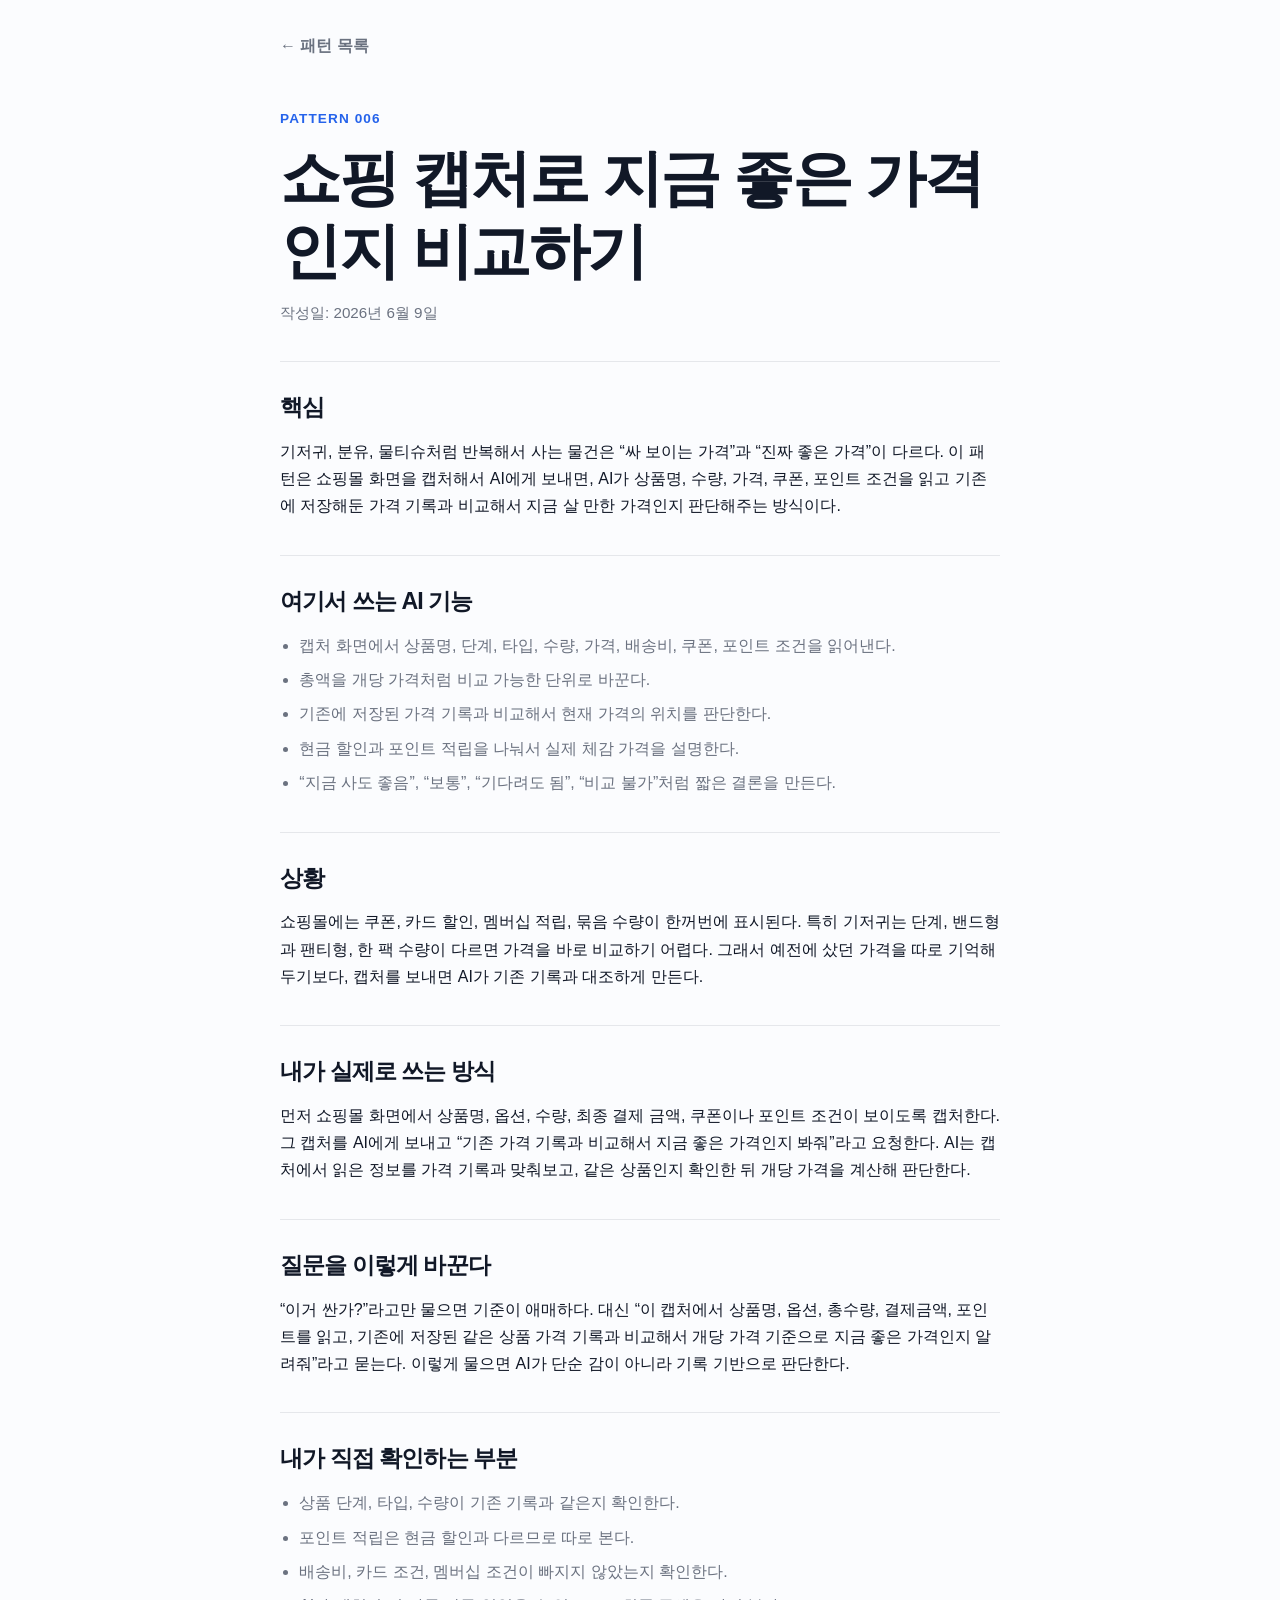
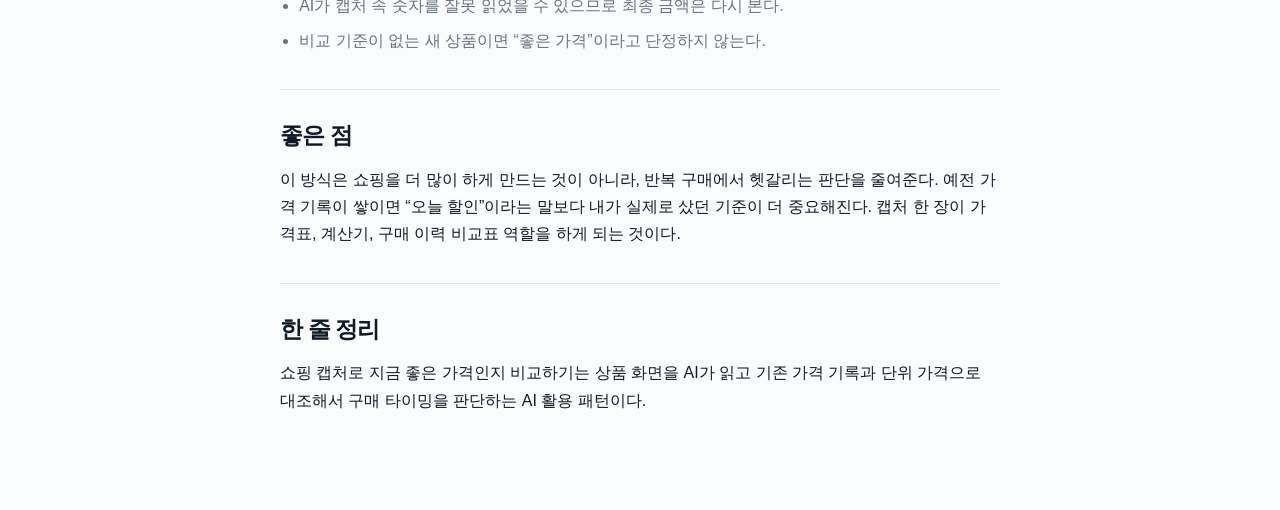
<file: patterns/006-shopping-screenshot-price-check.html>
<!doctype html>
<html lang="ko">
<head>
  <meta charset="utf-8" />
  <meta name="viewport" content="width=device-width, initial-scale=1" />
  <title>쇼핑 캡처로 지금 좋은 가격인지 비교하기 · Daily AI Patterns</title>
  <meta name="description" content="기저귀 같은 반복 구매 상품의 쇼핑 캡처를 AI가 읽고, 기존 가격 기록과 비교해 지금 좋은 가격인지 판단하는 실제 AI 활용 패턴." />
  <link rel="stylesheet" href="../styles.css" />
</head>
<body>
  <main class="article-page">
    <nav class="back-nav" aria-label="뒤로가기">
      <a href="../index.html">← 패턴 목록</a>
    </nav>

    <article class="article">
      <p class="eyebrow">Pattern 006</p>
      <h1>쇼핑 캡처로 지금 좋은 가격인지 비교하기</h1>
      <p class="article-date"><time datetime="2026-06-09">작성일: 2026년 6월 9일</time></p>

      <section>
        <h2>핵심</h2>
        <p>
          기저귀, 분유, 물티슈처럼 반복해서 사는 물건은 “싸 보이는 가격”과 “진짜 좋은 가격”이 다르다.
          이 패턴은 쇼핑몰 화면을 캡처해서 AI에게 보내면, AI가 상품명, 수량, 가격, 쿠폰, 포인트 조건을 읽고
          기존에 저장해둔 가격 기록과 비교해서 지금 살 만한 가격인지 판단해주는 방식이다.
        </p>
      </section>

      <section>
        <h2>여기서 쓰는 AI 기능</h2>
        <ul>
          <li>캡처 화면에서 상품명, 단계, 타입, 수량, 가격, 배송비, 쿠폰, 포인트 조건을 읽어낸다.</li>
          <li>총액을 개당 가격처럼 비교 가능한 단위로 바꾼다.</li>
          <li>기존에 저장된 가격 기록과 비교해서 현재 가격의 위치를 판단한다.</li>
          <li>현금 할인과 포인트 적립을 나눠서 실제 체감 가격을 설명한다.</li>
          <li>“지금 사도 좋음”, “보통”, “기다려도 됨”, “비교 불가”처럼 짧은 결론을 만든다.</li>
        </ul>
      </section>

      <section>
        <h2>상황</h2>
        <p>
          쇼핑몰에는 쿠폰, 카드 할인, 멤버십 적립, 묶음 수량이 한꺼번에 표시된다.
          특히 기저귀는 단계, 밴드형과 팬티형, 한 팩 수량이 다르면 가격을 바로 비교하기 어렵다.
          그래서 예전에 샀던 가격을 따로 기억해두기보다, 캡처를 보내면 AI가 기존 기록과 대조하게 만든다.
        </p>
      </section>

      <section>
        <h2>내가 실제로 쓰는 방식</h2>
        <p>
          먼저 쇼핑몰 화면에서 상품명, 옵션, 수량, 최종 결제 금액, 쿠폰이나 포인트 조건이 보이도록 캡처한다.
          그 캡처를 AI에게 보내고 “기존 가격 기록과 비교해서 지금 좋은 가격인지 봐줘”라고 요청한다.
          AI는 캡처에서 읽은 정보를 가격 기록과 맞춰보고, 같은 상품인지 확인한 뒤 개당 가격을 계산해 판단한다.
        </p>
      </section>

      <section>
        <h2>질문을 이렇게 바꾼다</h2>
        <p>
          “이거 싼가?”라고만 물으면 기준이 애매하다.
          대신 “이 캡처에서 상품명, 옵션, 총수량, 결제금액, 포인트를 읽고,
          기존에 저장된 같은 상품 가격 기록과 비교해서 개당 가격 기준으로 지금 좋은 가격인지 알려줘”라고 묻는다.
          이렇게 물으면 AI가 단순 감이 아니라 기록 기반으로 판단한다.
        </p>
      </section>

      <section>
        <h2>내가 직접 확인하는 부분</h2>
        <ul>
          <li>상품 단계, 타입, 수량이 기존 기록과 같은지 확인한다.</li>
          <li>포인트 적립은 현금 할인과 다르므로 따로 본다.</li>
          <li>배송비, 카드 조건, 멤버십 조건이 빠지지 않았는지 확인한다.</li>
          <li>AI가 캡처 속 숫자를 잘못 읽었을 수 있으므로 최종 금액은 다시 본다.</li>
          <li>비교 기준이 없는 새 상품이면 “좋은 가격”이라고 단정하지 않는다.</li>
        </ul>
      </section>

      <section>
        <h2>좋은 점</h2>
        <p>
          이 방식은 쇼핑을 더 많이 하게 만드는 것이 아니라, 반복 구매에서 헷갈리는 판단을 줄여준다.
          예전 가격 기록이 쌓이면 “오늘 할인”이라는 말보다 내가 실제로 샀던 기준이 더 중요해진다.
          캡처 한 장이 가격표, 계산기, 구매 이력 비교표 역할을 하게 되는 것이다.
        </p>
      </section>

      <section>
        <h2>한 줄 정리</h2>
        <p>
          쇼핑 캡처로 지금 좋은 가격인지 비교하기는 상품 화면을 AI가 읽고
          기존 가격 기록과 단위 가격으로 대조해서 구매 타이밍을 판단하는 AI 활용 패턴이다.
        </p>
      </section>
    </article>
  </main>
</body>
</html>
</file>
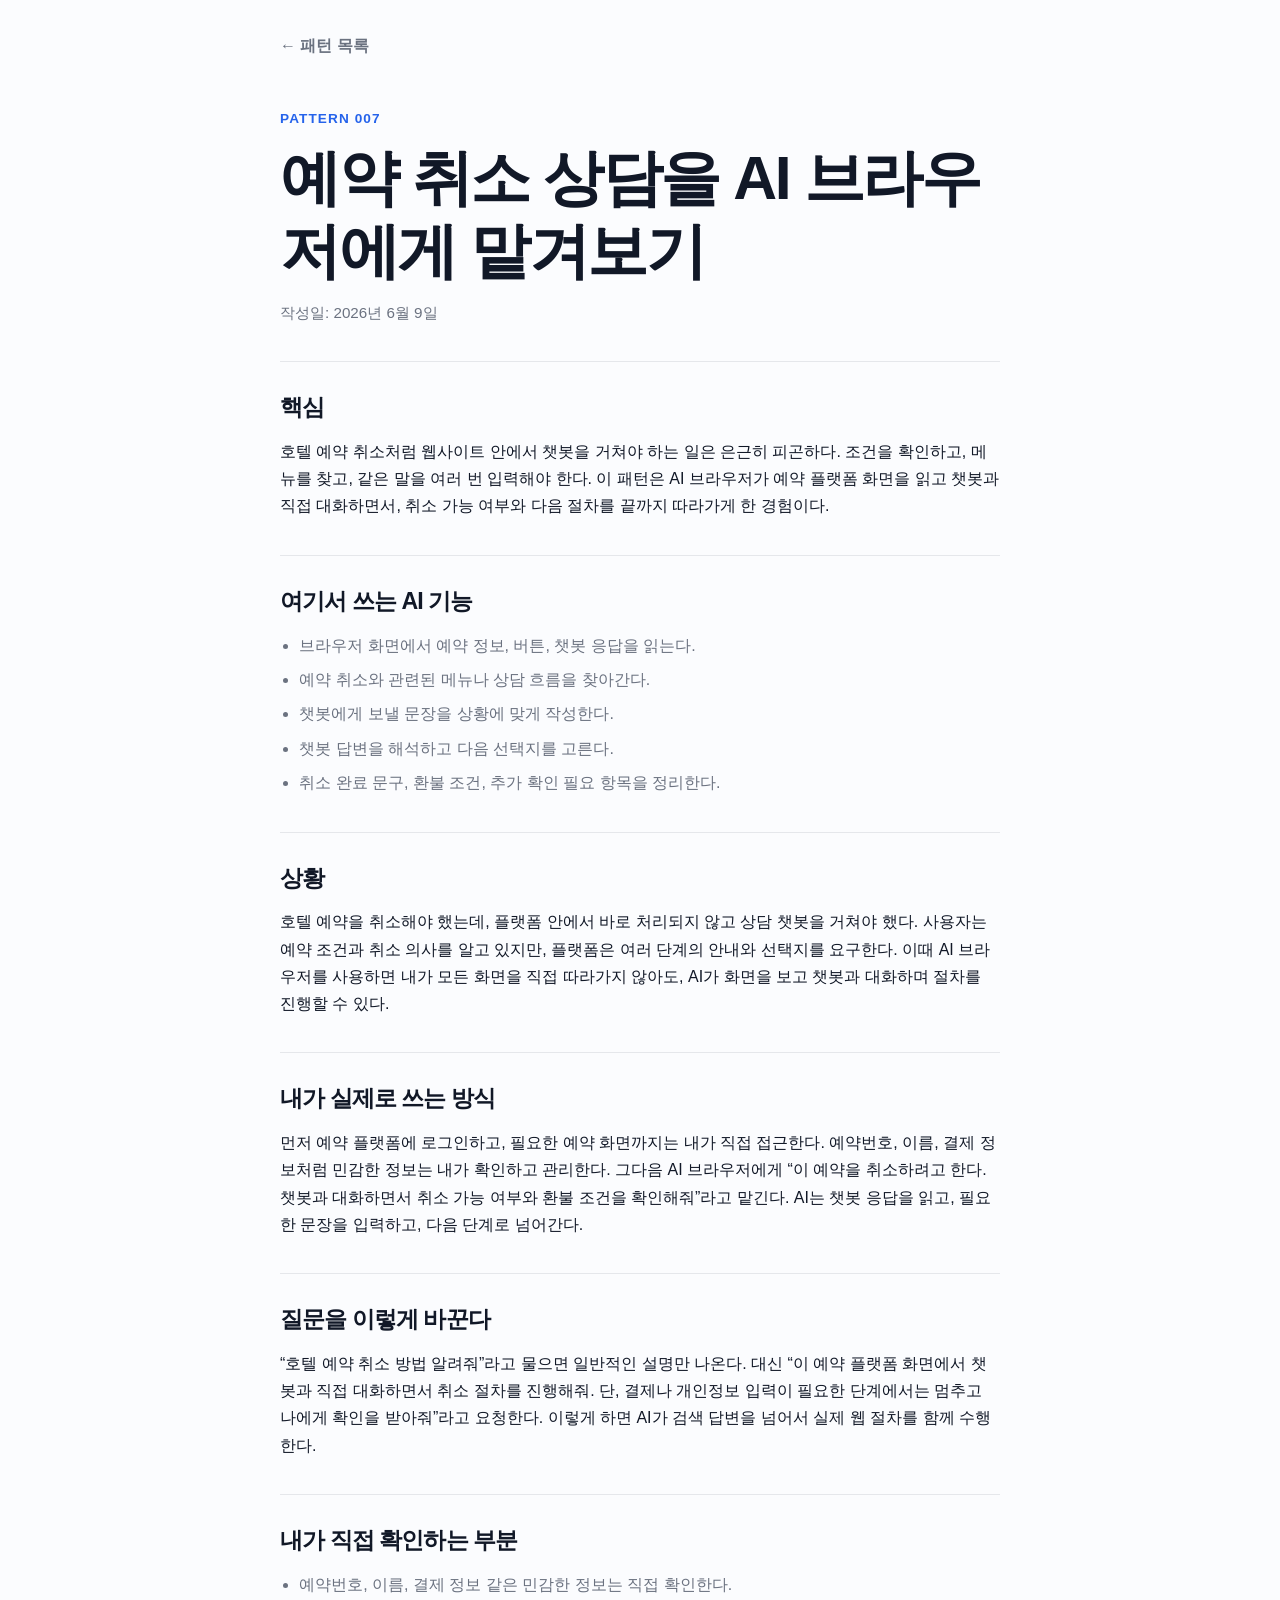
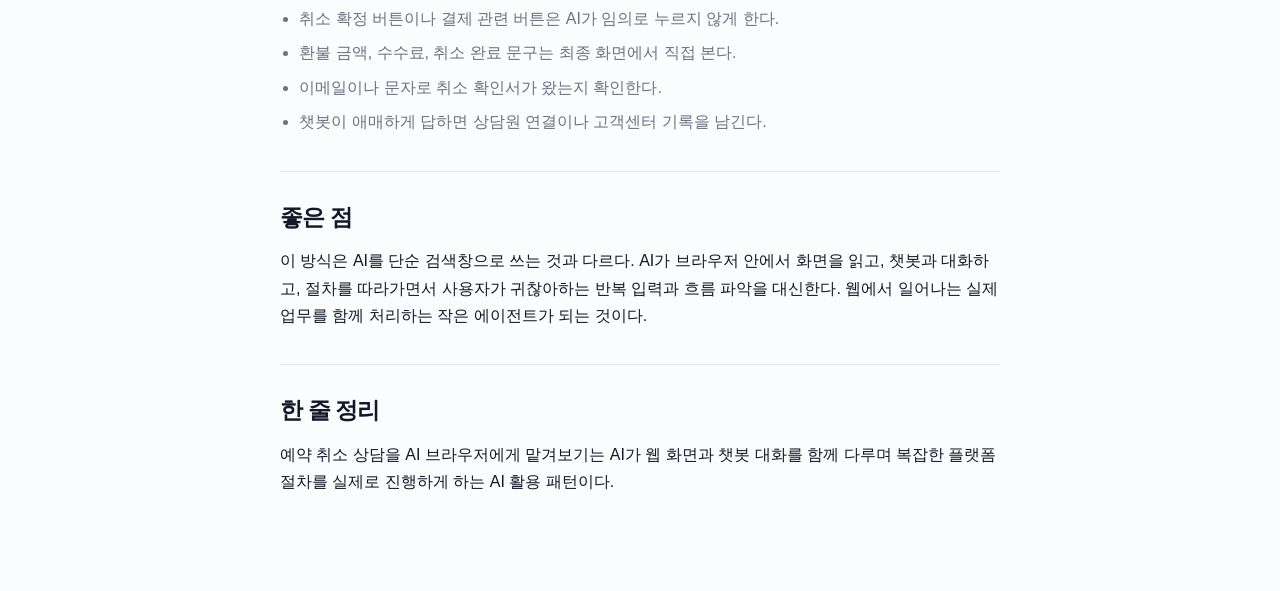
<file: patterns/007-ai-browser-hotel-cancel.html>
<!doctype html>
<html lang="ko">
<head>
  <meta charset="utf-8" />
  <meta name="viewport" content="width=device-width, initial-scale=1" />
  <title>예약 취소 상담을 AI 브라우저에게 맡겨보기 · Daily AI Patterns</title>
  <meta name="description" content="AI 브라우저가 예약 플랫폼 챗봇과 직접 대화하며 호텔 예약 취소 절차를 진행한 실제 AI 활용 패턴." />
  <link rel="stylesheet" href="../styles.css" />
</head>
<body>
  <main class="article-page">
    <nav class="back-nav" aria-label="뒤로가기">
      <a href="../index.html">← 패턴 목록</a>
    </nav>

    <article class="article">
      <p class="eyebrow">Pattern 007</p>
      <h1>예약 취소 상담을 AI 브라우저에게 맡겨보기</h1>
      <p class="article-date"><time datetime="2026-06-09">작성일: 2026년 6월 9일</time></p>

      <section>
        <h2>핵심</h2>
        <p>
          호텔 예약 취소처럼 웹사이트 안에서 챗봇을 거쳐야 하는 일은 은근히 피곤하다.
          조건을 확인하고, 메뉴를 찾고, 같은 말을 여러 번 입력해야 한다.
          이 패턴은 AI 브라우저가 예약 플랫폼 화면을 읽고 챗봇과 직접 대화하면서,
          취소 가능 여부와 다음 절차를 끝까지 따라가게 한 경험이다.
        </p>
      </section>

      <section>
        <h2>여기서 쓰는 AI 기능</h2>
        <ul>
          <li>브라우저 화면에서 예약 정보, 버튼, 챗봇 응답을 읽는다.</li>
          <li>예약 취소와 관련된 메뉴나 상담 흐름을 찾아간다.</li>
          <li>챗봇에게 보낼 문장을 상황에 맞게 작성한다.</li>
          <li>챗봇 답변을 해석하고 다음 선택지를 고른다.</li>
          <li>취소 완료 문구, 환불 조건, 추가 확인 필요 항목을 정리한다.</li>
        </ul>
      </section>

      <section>
        <h2>상황</h2>
        <p>
          호텔 예약을 취소해야 했는데, 플랫폼 안에서 바로 처리되지 않고 상담 챗봇을 거쳐야 했다.
          사용자는 예약 조건과 취소 의사를 알고 있지만, 플랫폼은 여러 단계의 안내와 선택지를 요구한다.
          이때 AI 브라우저를 사용하면 내가 모든 화면을 직접 따라가지 않아도,
          AI가 화면을 보고 챗봇과 대화하며 절차를 진행할 수 있다.
        </p>
      </section>

      <section>
        <h2>내가 실제로 쓰는 방식</h2>
        <p>
          먼저 예약 플랫폼에 로그인하고, 필요한 예약 화면까지는 내가 직접 접근한다.
          예약번호, 이름, 결제 정보처럼 민감한 정보는 내가 확인하고 관리한다.
          그다음 AI 브라우저에게 “이 예약을 취소하려고 한다. 챗봇과 대화하면서 취소 가능 여부와 환불 조건을 확인해줘”라고 맡긴다.
          AI는 챗봇 응답을 읽고, 필요한 문장을 입력하고, 다음 단계로 넘어간다.
        </p>
      </section>

      <section>
        <h2>질문을 이렇게 바꾼다</h2>
        <p>
          “호텔 예약 취소 방법 알려줘”라고 물으면 일반적인 설명만 나온다.
          대신 “이 예약 플랫폼 화면에서 챗봇과 직접 대화하면서 취소 절차를 진행해줘.
          단, 결제나 개인정보 입력이 필요한 단계에서는 멈추고 나에게 확인을 받아줘”라고 요청한다.
          이렇게 하면 AI가 검색 답변을 넘어서 실제 웹 절차를 함께 수행한다.
        </p>
      </section>

      <section>
        <h2>내가 직접 확인하는 부분</h2>
        <ul>
          <li>예약번호, 이름, 결제 정보 같은 민감한 정보는 직접 확인한다.</li>
          <li>취소 확정 버튼이나 결제 관련 버튼은 AI가 임의로 누르지 않게 한다.</li>
          <li>환불 금액, 수수료, 취소 완료 문구는 최종 화면에서 직접 본다.</li>
          <li>이메일이나 문자로 취소 확인서가 왔는지 확인한다.</li>
          <li>챗봇이 애매하게 답하면 상담원 연결이나 고객센터 기록을 남긴다.</li>
        </ul>
      </section>

      <section>
        <h2>좋은 점</h2>
        <p>
          이 방식은 AI를 단순 검색창으로 쓰는 것과 다르다.
          AI가 브라우저 안에서 화면을 읽고, 챗봇과 대화하고, 절차를 따라가면서
          사용자가 귀찮아하는 반복 입력과 흐름 파악을 대신한다.
          웹에서 일어나는 실제 업무를 함께 처리하는 작은 에이전트가 되는 것이다.
        </p>
      </section>

      <section>
        <h2>한 줄 정리</h2>
        <p>
          예약 취소 상담을 AI 브라우저에게 맡겨보기는 AI가 웹 화면과 챗봇 대화를 함께 다루며
          복잡한 플랫폼 절차를 실제로 진행하게 하는 AI 활용 패턴이다.
        </p>
      </section>
    </article>
  </main>
</body>
</html>
</file>
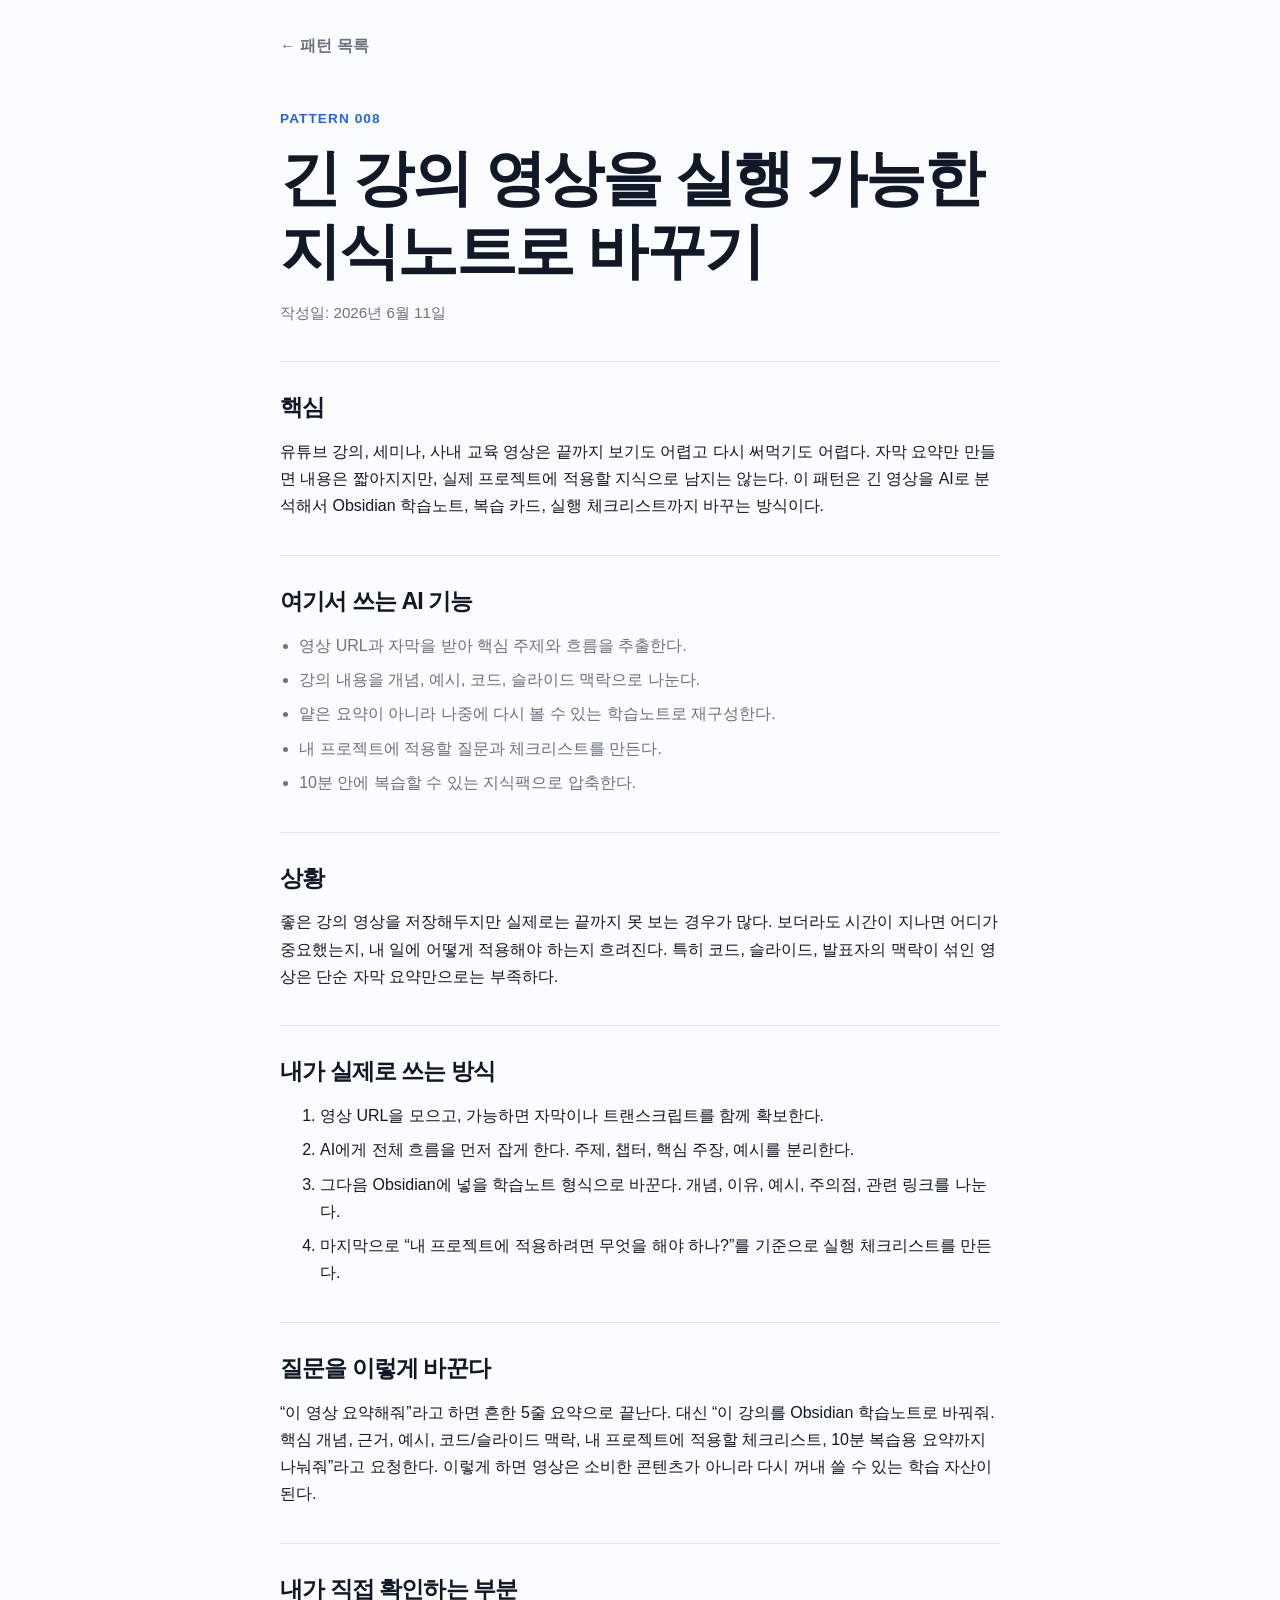
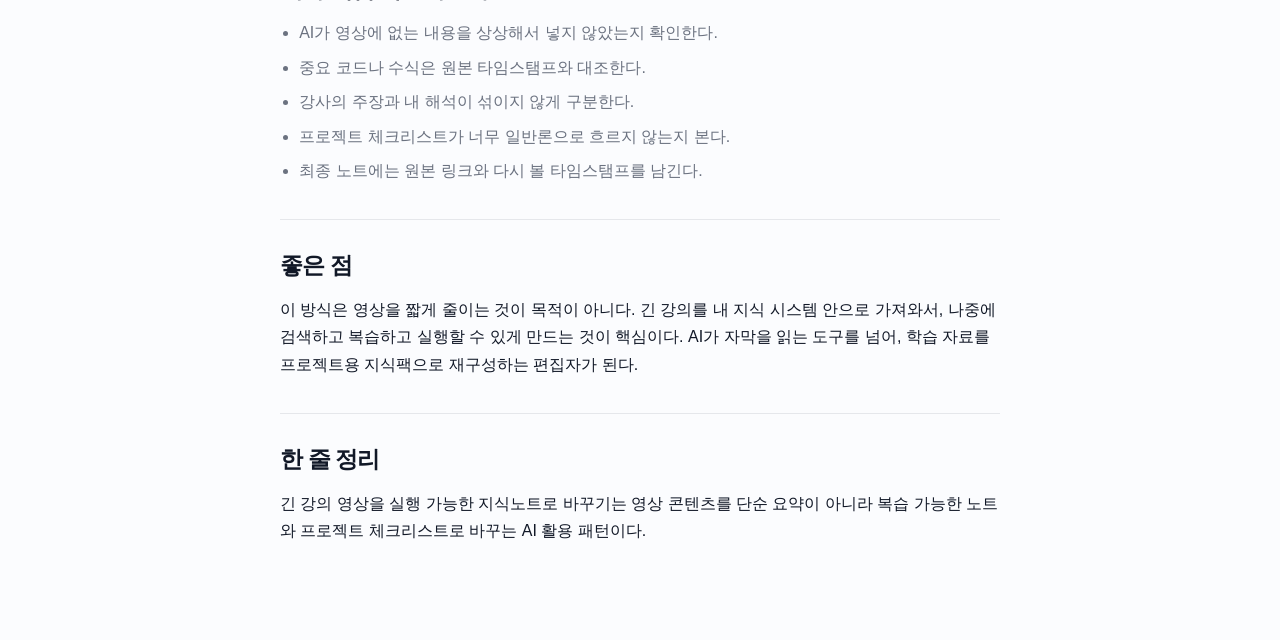
<file: patterns/008-video-to-actionable-knowledge-note.html>
<!doctype html>
<html lang="ko">
<head>
  <meta charset="utf-8" />
  <meta name="viewport" content="width=device-width, initial-scale=1" />
  <title>긴 강의 영상을 실행 가능한 지식노트로 바꾸기 · Daily AI Patterns</title>
  <meta name="description" content="긴 강의 영상과 자막을 단순 요약이 아니라 Obsidian 학습노트, 체크리스트, 적용 과제로 바꾸는 AI 활용 패턴." />
  <link rel="stylesheet" href="../styles.css" />
</head>
<body>
  <main class="article-page">
    <nav class="back-nav" aria-label="뒤로가기">
      <a href="../index.html">← 패턴 목록</a>
    </nav>

    <article class="article">
      <p class="eyebrow">Pattern 008</p>
      <h1>긴 강의 영상을 실행 가능한 지식노트로 바꾸기</h1>
      <p class="article-date"><time datetime="2026-06-11">작성일: 2026년 6월 11일</time></p>

      <section>
        <h2>핵심</h2>
        <p>
          유튜브 강의, 세미나, 사내 교육 영상은 끝까지 보기도 어렵고 다시 써먹기도 어렵다.
          자막 요약만 만들면 내용은 짧아지지만, 실제 프로젝트에 적용할 지식으로 남지는 않는다.
          이 패턴은 긴 영상을 AI로 분석해서 Obsidian 학습노트, 복습 카드, 실행 체크리스트까지 바꾸는 방식이다.
        </p>
      </section>

      <section>
        <h2>여기서 쓰는 AI 기능</h2>
        <ul>
          <li>영상 URL과 자막을 받아 핵심 주제와 흐름을 추출한다.</li>
          <li>강의 내용을 개념, 예시, 코드, 슬라이드 맥락으로 나눈다.</li>
          <li>얕은 요약이 아니라 나중에 다시 볼 수 있는 학습노트로 재구성한다.</li>
          <li>내 프로젝트에 적용할 질문과 체크리스트를 만든다.</li>
          <li>10분 안에 복습할 수 있는 지식팩으로 압축한다.</li>
        </ul>
      </section>

      <section>
        <h2>상황</h2>
        <p>
          좋은 강의 영상을 저장해두지만 실제로는 끝까지 못 보는 경우가 많다.
          보더라도 시간이 지나면 어디가 중요했는지, 내 일에 어떻게 적용해야 하는지 흐려진다.
          특히 코드, 슬라이드, 발표자의 맥락이 섞인 영상은 단순 자막 요약만으로는 부족하다.
        </p>
      </section>

      <section>
        <h2>내가 실제로 쓰는 방식</h2>
        <ol>
          <li>영상 URL을 모으고, 가능하면 자막이나 트랜스크립트를 함께 확보한다.</li>
          <li>AI에게 전체 흐름을 먼저 잡게 한다. 주제, 챕터, 핵심 주장, 예시를 분리한다.</li>
          <li>그다음 Obsidian에 넣을 학습노트 형식으로 바꾼다. 개념, 이유, 예시, 주의점, 관련 링크를 나눈다.</li>
          <li>마지막으로 “내 프로젝트에 적용하려면 무엇을 해야 하나?”를 기준으로 실행 체크리스트를 만든다.</li>
        </ol>
      </section>

      <section>
        <h2>질문을 이렇게 바꾼다</h2>
        <p>
          “이 영상 요약해줘”라고 하면 흔한 5줄 요약으로 끝난다.
          대신 “이 강의를 Obsidian 학습노트로 바꿔줘. 핵심 개념, 근거, 예시, 코드/슬라이드 맥락,
          내 프로젝트에 적용할 체크리스트, 10분 복습용 요약까지 나눠줘”라고 요청한다.
          이렇게 하면 영상은 소비한 콘텐츠가 아니라 다시 꺼내 쓸 수 있는 학습 자산이 된다.
        </p>
      </section>

      <section>
        <h2>내가 직접 확인하는 부분</h2>
        <ul>
          <li>AI가 영상에 없는 내용을 상상해서 넣지 않았는지 확인한다.</li>
          <li>중요 코드나 수식은 원본 타임스탬프와 대조한다.</li>
          <li>강사의 주장과 내 해석이 섞이지 않게 구분한다.</li>
          <li>프로젝트 체크리스트가 너무 일반론으로 흐르지 않는지 본다.</li>
          <li>최종 노트에는 원본 링크와 다시 볼 타임스탬프를 남긴다.</li>
        </ul>
      </section>

      <section>
        <h2>좋은 점</h2>
        <p>
          이 방식은 영상을 짧게 줄이는 것이 목적이 아니다.
          긴 강의를 내 지식 시스템 안으로 가져와서, 나중에 검색하고 복습하고 실행할 수 있게 만드는 것이 핵심이다.
          AI가 자막을 읽는 도구를 넘어, 학습 자료를 프로젝트용 지식팩으로 재구성하는 편집자가 된다.
        </p>
      </section>

      <section>
        <h2>한 줄 정리</h2>
        <p>
          긴 강의 영상을 실행 가능한 지식노트로 바꾸기는 영상 콘텐츠를 단순 요약이 아니라
          복습 가능한 노트와 프로젝트 체크리스트로 바꾸는 AI 활용 패턴이다.
        </p>
      </section>
    </article>
  </main>
</body>
</html>
</file>
<file: styles.css>
:root {
  --bg: #fbfcfe;
  --text: #111827;
  --muted: #6b7280;
  --line: #e5e7eb;
  --brand: #2563eb;
}

* { box-sizing: border-box; }

body {
  margin: 0;
  background: var(--bg);
  color: var(--text);
  font-family: -apple-system, BlinkMacSystemFont, "Segoe UI", "Noto Sans KR", sans-serif;
  line-height: 1.7;
}

a { color: inherit; }
a:hover { color: var(--brand); }

main {
  width: min(720px, calc(100% - 2rem));
  margin: 0 auto;
}

.home {
  padding: 5rem 0 4rem;
}

.hero.compact {
  margin-bottom: 3rem;
}

.eyebrow {
  margin: 0 0 0.75rem;
  color: var(--brand);
  font-size: 0.85rem;
  font-weight: 800;
  letter-spacing: 0.08em;
  text-transform: uppercase;
}

h1, h2 {
  letter-spacing: -0.04em;
  line-height: 1.2;
}

h1 {
  margin: 0 0 1rem;
  font-size: clamp(2.6rem, 8vw, 4.8rem);
}

h2 {
  margin: 0 0 1rem;
  font-size: 1.45rem;
}

p { margin: 0 0 1rem; }

.hero-copy {
  max-width: 560px;
  color: var(--muted);
  font-size: 1.05rem;
}

.pattern-list {
  border-top: 1px solid var(--line);
  padding-top: 2rem;
}

.pattern-list ol {
  list-style-position: inside;
  margin: 0;
  padding: 0;
}

.pattern-list li {
  padding: 1rem 0;
  border-bottom: 1px solid var(--line);
  font-size: 1.08rem;
}

.pattern-list a {
  text-decoration: none;
  font-weight: 700;
}

.article-page {
  padding: 2rem 0 5rem;
}

.back-nav {
  margin-bottom: 3rem;
  color: var(--muted);
}

.back-nav a {
  text-decoration: none;
  font-weight: 700;
}

.article h1 {
  font-size: clamp(2.1rem, 6vw, 3.8rem);
}

.article-date {
  margin-top: -0.25rem;
  color: var(--muted);
  font-size: 0.95rem;
}

.article section {
  margin-top: 2.2rem;
  padding-top: 2rem;
  border-top: 1px solid var(--line);
}

.article ul {
  margin: 0;
  padding-left: 1.2rem;
  color: var(--muted);
}

.article li + li {
  margin-top: 0.45rem;
}

footer {
  width: min(720px, calc(100% - 2rem));
  margin: 0 auto;
  padding: 2rem 0 3rem;
  color: var(--muted);
  border-top: 1px solid var(--line);
}

@media (max-width: 640px) {
  .home { padding-top: 3rem; }
}
</file>
